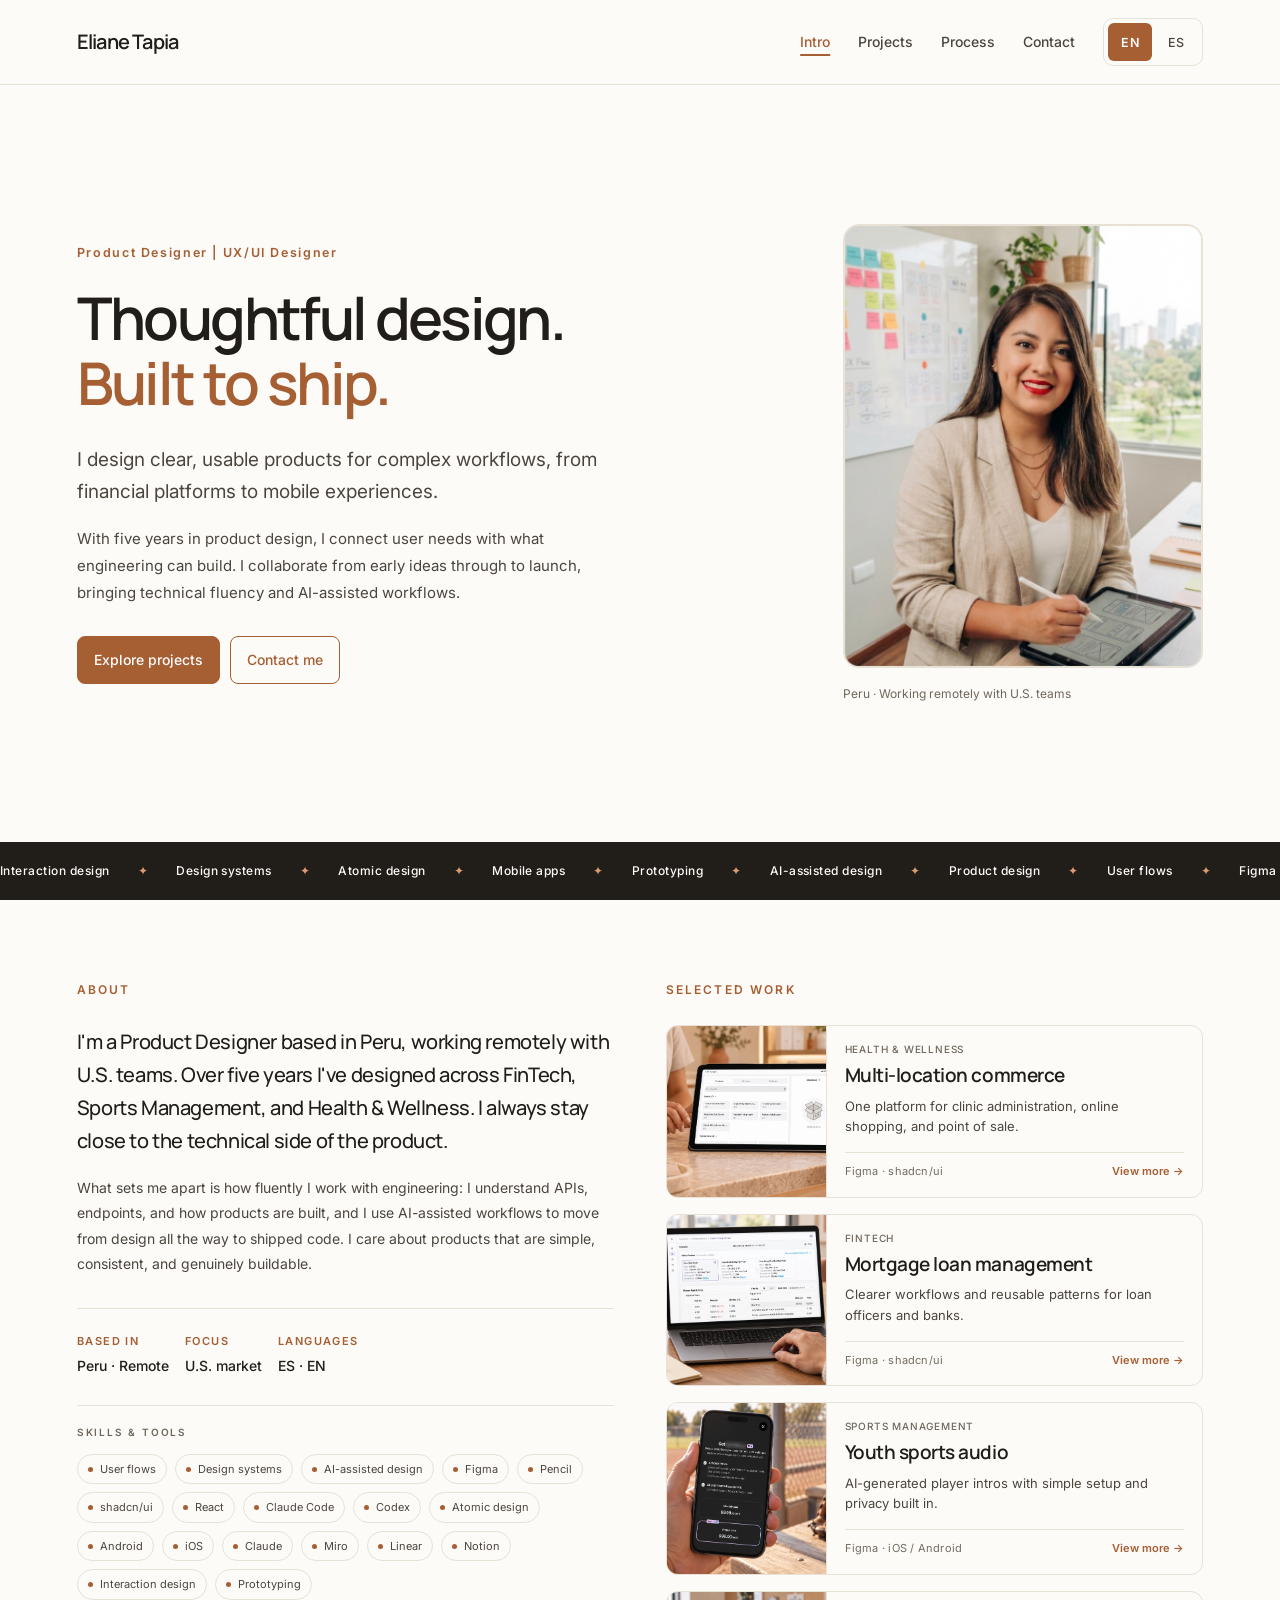
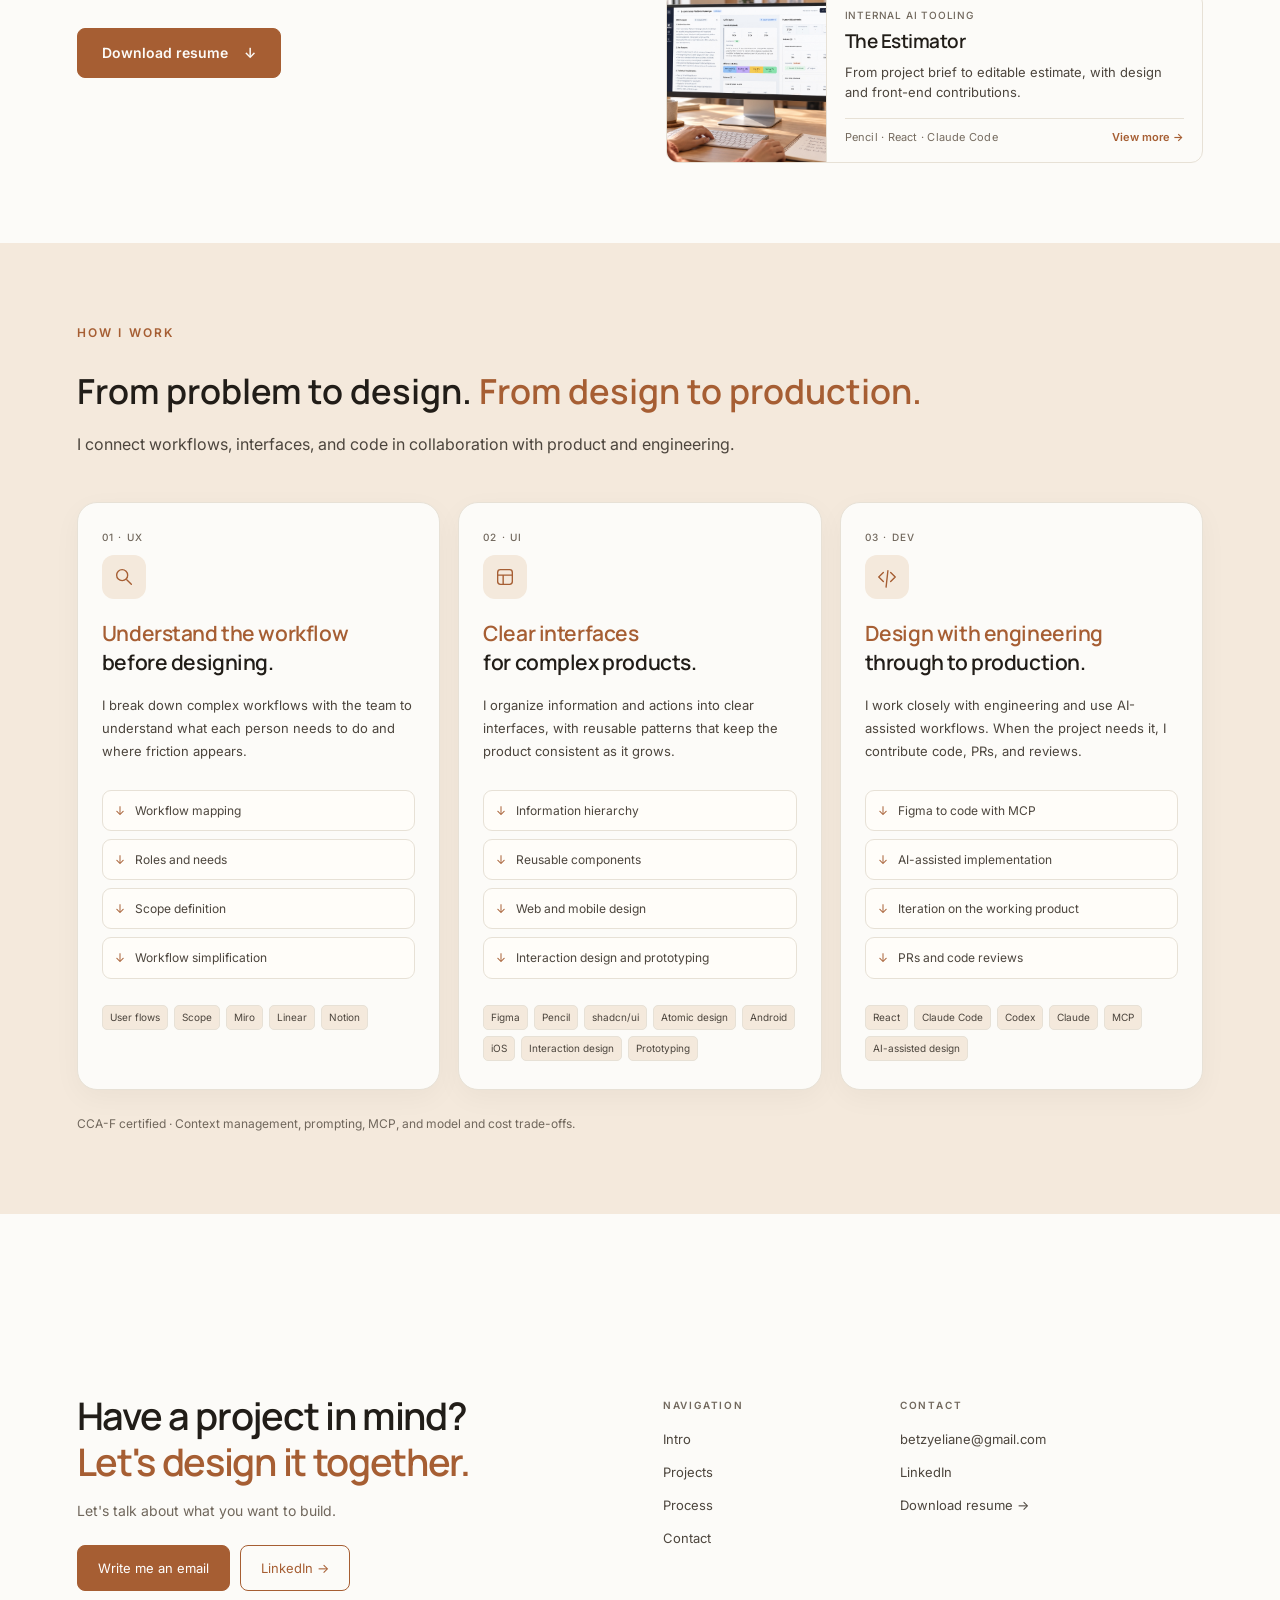
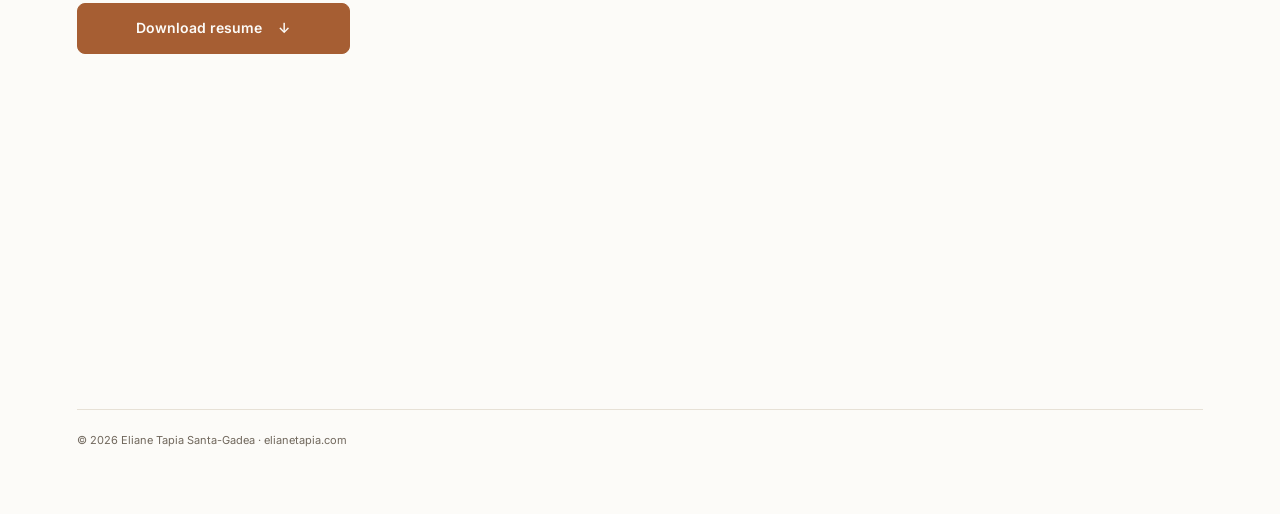
<file: index.html>
<!DOCTYPE html>
<html lang="en" class="home-page">
<head>
  <meta charset="UTF-8">
  <meta name="viewport" content="width=device-width, initial-scale=1.0">
  <title>Eliane Tapia — Product Designer | UX/UI Designer</title>
  <meta name="description" content="I turn complexity into simple, usable products, backed by strong design expertise and the engineering knowledge to ship code myself with AI when needed.">
  <link rel="canonical" href="https://portfolio-eliane-exploration.vercel.app/">
  <link rel="icon" type="image/svg+xml" href="favicon.svg?v=2">
  <link rel="icon" type="image/png" sizes="32x32" href="favicon-32.png?v=2">
  <link rel="apple-touch-icon" sizes="180x180" href="apple-touch-icon.png?v=2">
  <meta name="theme-color" content="#FCFBF8">

  <!-- Open Graph (WhatsApp, LinkedIn, Facebook, iMessage) -->
  <meta property="og:type" content="website">
  <meta property="og:site_name" content="Eliane Tapia">
  <meta property="og:title" content="Eliane Tapia — Product Designer | UX/UI Designer">
  <meta property="og:description" content="I turn complexity into simple, usable products, backed by strong design expertise and the engineering knowledge to ship code myself with AI when needed.">
  <meta property="og:url" content="https://portfolio-eliane-exploration.vercel.app/">
  <meta property="og:image" content="https://portfolio-eliane-exploration.vercel.app/images/social-preview.jpg">
  <meta property="og:image:type" content="image/jpeg">
  <meta property="og:image:width" content="1200">
  <meta property="og:image:height" content="630">
  <meta property="og:image:alt" content="Eliane Tapia's product design portfolio preview, with her portrait and the words Thoughtful design. Built to ship.">
  <meta property="og:locale" content="en_US">

  <!-- Twitter / X -->
  <meta name="twitter:card" content="summary_large_image">
  <meta name="twitter:title" content="Eliane Tapia — Product Designer | UX/UI Designer">
  <meta name="twitter:description" content="I turn complexity into simple, usable products, backed by strong design expertise and the engineering knowledge to ship code myself with AI when needed.">
  <meta name="twitter:image" content="https://portfolio-eliane-exploration.vercel.app/images/social-preview.jpg">

  <link rel="preconnect" href="https://fonts.googleapis.com">
  <link rel="preconnect" href="https://fonts.gstatic.com" crossorigin>
  <link href="https://fonts.googleapis.com/css2?family=Manrope:wght@500;600&family=Inter:wght@400;500;600&display=swap" rel="stylesheet">
  <link rel="stylesheet" href="css/styles.css?v=desktop-contact-31">
  <link rel="stylesheet" href="css/mobile.css?v=1">
</head>
<body class="home">
  <a class="skip-link" href="#main" data-es="Saltar al contenido">Skip to content</a>
  <header class="topbar">
    <a class="wordmark" href="index.html">Eliane Tapia</a>
    <nav class="nav" aria-label="Main navigation" data-es-aria-label="Navegación principal">
      <a href="#intro" data-es="Intro">Intro</a>
      <a class="mobile-only-tab" href="#about" data-es="Sobre mí">About</a>
      <a href="#work" data-es="Proyectos">Projects</a>
      <a href="#approach" data-es="Proceso">Process</a>
      <a href="#contact" data-es="Contacto">Contact</a>
    </nav>
    <div class="header-actions">
      <div class="lang" role="group" aria-label="Language" data-es-aria-label="Idioma">
        <button data-lang="en" class="active" aria-pressed="true">EN</button>
        <button data-lang="es" aria-pressed="false">ES</button>
      </div>
    </div>
  </header>

  <main id="main">
    <!-- Hero -->
    <section class="hero wrap" id="intro">
      <div class="hero-copy">
      <p class="eyebrow" data-es="Diseñadora de producto | Diseñadora UX/UI">Product Designer | UX/UI Designer</p>
      <h1 class="hero-title"><span data-es="Diseño con intención.">Thoughtful design.</span><span class="accent" data-es="Listo para lanzar.">Built to ship.</span></h1>
      <p class="lead" data-es="Diseño productos claros y fáciles de usar para flujos de trabajo complejos, desde plataformas financieras hasta experiencias móviles.">I design clear, usable products for complex workflows, from financial platforms to mobile experiences.</p>
      <p class="hero-context" data-es="Con cinco años en diseño de producto, conecto las necesidades de las personas con lo que ingeniería puede construir. Colaboro desde las primeras ideas hasta el lanzamiento, con fluidez técnica y flujos asistidos por IA.">With five years in product design, I connect user needs with what engineering can build. I collaborate from early ideas through to launch, bringing technical fluency and AI-assisted workflows.</p>
      <p class="hero-links"><a class="primary-link" href="#work" data-es="Explorar proyectos">Explore projects</a><a class="secondary-link" href="#contact" data-es="Contáctame">Contact me</a></p>
      </div>
      <figure class="hero-profile">
        <div class="hero-photo">
          <img loading="eager" decoding="async" src="images/about-photo.png" alt="Eliane Tapia" onerror="this.style.display='none'">
        </div>
        <figcaption data-es="Perú · Colaboración remota con equipos de EE.UU.">Peru · Working remotely with U.S. teams</figcaption>
      </figure>
    </section>

    <section class="skills-marquee" aria-label="Design skills" data-es-aria-label="Capacidades de diseño">
      <div class="marquee-window">
        <div class="marquee-track">
          <ul class="marquee-list"><li data-es="Diseño de interacción">Interaction design</li><li data-es="Sistemas de diseño">Design systems</li><li data-es="Diseño atómico">Atomic design</li><li data-es="Apps móviles">Mobile apps</li><li data-es="Prototipado">Prototyping</li><li data-es="Diseño asistido por IA">AI-assisted design</li><li data-es="Diseño de producto">Product design</li><li data-es="Flujos de usuario">User flows</li><li>Figma</li><li>Codex</li><li>Claude</li></ul>
          <ul class="marquee-list" aria-hidden="true"><li data-es="Diseño de interacción">Interaction design</li><li data-es="Sistemas de diseño">Design systems</li><li data-es="Diseño atómico">Atomic design</li><li data-es="Apps móviles">Mobile apps</li><li data-es="Prototipado">Prototyping</li><li data-es="Diseño asistido por IA">AI-assisted design</li><li data-es="Diseño de producto">Product design</li><li data-es="Flujos de usuario">User flows</li><li>Figma</li><li>Codex</li><li>Claude</li></ul>
        </div>
      </div>
    </section>

    <div class="about-work section wrap">
    <!-- About -->
    <section class="about" id="about">
      <h2 class="label" data-es="SOBRE MÍ">ABOUT</h2>
      <div class="about-row">
        <div class="about-text">
          <div class="about-bio">
          <p class="about-lead" data-es="Soy Product Designer radicada en Perú, trabajando en remoto con equipos de EE.UU. En cinco años he diseñado en FinTech, Sports Management y Health & Wellness. Siempre trabajo cerca del lado técnico del producto.">I'm a Product Designer based in Peru, working remotely with U.S. teams. Over five years I've designed across FinTech, Sports Management, and Health &amp; Wellness. I always stay close to the technical side of the product.</p>
          <p class="about-body" data-es="Lo que me distingue es la fluidez con que trabajo junto a ingeniería: entiendo APIs, endpoints y cómo se construyen los productos, y uso flujos asistidos por IA para ir del diseño hasta el código en producción. Me importan los productos simples, consistentes y realmente construibles.">What sets me apart is how fluently I work with engineering: I understand APIs, endpoints, and how products are built, and I use AI-assisted workflows to move from design all the way to shipped code. I care about products that are simple, consistent, and genuinely buildable.</p>

          </div>
          <div class="about-profile-details">
          <div class="facts">
            <div><p class="fact-k" data-es="UBICACIÓN">BASED IN</p><p class="fact-v" data-es="Perú · Remoto">Peru · Remote</p></div>
            <div><p class="fact-k" data-es="ENFOQUE">FOCUS</p><p class="fact-v" data-es="Mercado EE.UU.">U.S. market</p></div>
            <div><p class="fact-k" data-es="IDIOMAS">LANGUAGES</p><p class="fact-v">ES · EN</p></div>
          </div>
    <section class="about-skills" aria-labelledby="skills-title">
      <div class="skills-inner">
        <h3 class="label" id="skills-title" data-es="SKILLS Y HERRAMIENTAS">SKILLS &amp; TOOLS</h3>
        <ul class="skill-list">
          <li data-es="Flujos de usuario">User flows</li>
          <li data-es="Sistemas de diseño">Design systems</li>
          <li data-es="Diseño asistido por IA">AI-assisted design</li>
          <li>Figma</li>
          <li>Pencil</li>
          <li>shadcn/ui</li>
          <li>React</li>
          <li>Claude Code</li>
          <li>Codex</li>
          <li data-es="Diseño atómico">Atomic design</li>
          <li>Android</li>
          <li>iOS</li>
          <li>Claude</li>
          <li>Miro</li>
          <li>Linear</li>
          <li>Notion</li>
          <li data-es="Diseño de interacción">Interaction design</li>
          <li data-es="Prototipado">Prototyping</li>
        </ul>
      </div>
    </section>
          </div>

        </div>
      </div>
      <a class="about-resume" href="resumes/Eliane_Tapia_CV_EN.pdf" download data-cv-en="resumes/Eliane_Tapia_CV_EN.pdf" data-cv-es="resumes/Eliane_Tapia_CV_ES.pdf"><span data-es="Descargar CV">Download resume</span><span aria-hidden="true">↓</span></a>
    </section>

    <!-- Selected work -->
    <section class="work" id="work">
      <h2 class="label" data-es="TRABAJO SELECCIONADO">SELECTED WORK</h2>
      <div class="cards">
        <a class="card" href="multi-location-commerce.html">
          <div class="card-media"><img loading="lazy" decoding="async" src="images/mockups/mlc-context.jpg" width="1536" height="1024" alt="" onerror="this.style.display='none'"></div>
          <div class="card-copy">
          <span class="card-meta">Health &amp; wellness</span>
          <h3 data-es="Comercio multisede">Multi-location commerce</h3>
          <p class="card-desc" data-es="Una plataforma para administrar clínicas, compras online y puntos de venta.">One platform for clinic administration, online shopping, and point of sale.</p>
          <div class="card-footer">
            <p class="card-stack">Figma · shadcn/ui</p>
            <span class="card-link" data-es="Ver más →">View more →</span>
          </div>
          </div>
        </a>
        <a class="card" href="mortgage-loan.html">
          <div class="card-media"><img loading="lazy" decoding="async" src="images/mockups/mortgage-context.jpg" width="1536" height="1024" alt="" onerror="this.style.display='none'"></div>
          <div class="card-copy">
          <span class="card-meta">Fintech</span>
          <h3 data-es="Gestión de préstamos hipotecarios">Mortgage loan management</h3>
          <p class="card-desc" data-es="Flujos más claros y patrones reutilizables para oficiales de crédito y bancos.">Clearer workflows and reusable patterns for loan officers and banks.</p>
          <div class="card-footer">
            <p class="card-stack">Figma · shadcn/ui</p>
            <span class="card-link" data-es="Ver más →">View more →</span>
          </div>
          </div>
        </a>
        <a class="card" href="youth-sports.html">
          <div class="card-media"><img loading="lazy" decoding="async" src="images/mockups/youth-context.jpg" width="1536" height="1024" alt="" onerror="this.style.display='none'"></div>
          <div class="card-copy">
          <span class="card-meta">Sports management</span>
          <h3 data-es="Audio para deportes juveniles">Youth sports audio</h3>
          <p class="card-desc" data-es="Presentaciones de jugadores generadas por IA, con configuración sencilla y privacidad integrada.">AI-generated player intros with simple setup and privacy built in.</p>
          <div class="card-footer">
            <p class="card-stack">Figma · iOS / Android</p>
            <span class="card-link" data-es="Ver más →">View more →</span>
          </div>
          </div>
        </a>
        <a class="card" href="estimator.html">
          <div class="card-media"><img loading="lazy" decoding="async" src="images/mockups/estimator-context.jpg" width="1536" height="1024" alt="" onerror="this.style.display='none'"></div>
          <div class="card-copy">
          <span class="card-meta">Internal AI tooling</span>
          <h3 data-es="The Estimator">The Estimator</h3>
          <p class="card-desc" data-es="Del brief a una estimación editable, con aportes de diseño y front-end.">From project brief to editable estimate, with design and front-end contributions.</p>
          <div class="card-footer">
            <p class="card-stack">Pencil · React · Claude Code</p>
            <span class="card-link" data-es="Ver más →">View more →</span>
          </div>
          </div>
        </a>
      </div>
    </section>

    </div>

    <!-- How I work -->
    <section class="band approach" id="approach" aria-labelledby="approach-title">
      <div class="section wrap">
        <p class="label" data-es="CÓMO TRABAJO">HOW I WORK</p>
        <h2 id="approach-title"><span data-es="Del problema al diseño.">From problem to design.</span> <span class="accent" data-es="Del diseño a producción.">From design to production.</span></h2>
        <p class="approach-intro" data-es="Conecto flujos de trabajo, interfaces y código en colaboración con producto e ingeniería.">I connect workflows, interfaces, and code in collaboration with product and engineering.</p>
        <div class="points">
          <article class="point" tabindex="0">
            <span class="approach-number">01 · UX</span>
            <span class="approach-icon" aria-hidden="true"><svg viewBox="0 0 24 24" width="22" height="22" fill="none" stroke="currentColor" stroke-width="1.5" stroke-linecap="round" stroke-linejoin="round"><circle cx="10" cy="10" r="6"/><path d="m15 15 5 5"/></svg></span>
            <h3><span class="accent" data-es="Entender el flujo">Understand the workflow</span><span data-es="antes de diseñar.">before designing.</span></h3>
            <p data-es="Descompongo flujos complejos junto al equipo para entender qué necesita hacer cada persona y dónde aparece la fricción.">I break down complex workflows with the team to understand what each person needs to do and where friction appears.</p>
            <ul class="approach-details">
              <li data-es="Mapeo de flujos">Workflow mapping</li>
              <li data-es="Roles y necesidades">Roles and needs</li>
              <li data-es="Definición del alcance">Scope definition</li>
              <li data-es="Simplificación de flujos">Workflow simplification</li>
            </ul>
            <ul class="approach-tags"><li data-es="Flujos de usuario">User flows</li><li data-es="Alcance">Scope</li><li>Miro</li><li>Linear</li><li>Notion</li></ul>
          </article>
          <article class="point" tabindex="0">
            <span class="approach-number">02 · UI</span>
            <span class="approach-icon" aria-hidden="true"><svg viewBox="0 0 24 24" width="22" height="22" fill="none" stroke="currentColor" stroke-width="1.5" stroke-linecap="round" stroke-linejoin="round"><rect x="4" y="4" width="16" height="16" rx="3"/><path d="M4 10h16M10 10v10"/></svg></span>
            <h3><span class="accent" data-es="Interfaces claras">Clear interfaces</span><span data-es="para productos complejos.">for complex products.</span></h3>
            <p data-es="Organizo información y acciones en interfaces claras, con patrones reutilizables que mantienen la consistencia a medida que el producto crece.">I organize information and actions into clear interfaces, with reusable patterns that keep the product consistent as it grows.</p>
            <ul class="approach-details">
              <li data-es="Jerarquía de información">Information hierarchy</li>
              <li data-es="Componentes reutilizables">Reusable components</li>
              <li data-es="Diseño web y móvil">Web and mobile design</li>
              <li data-es="Diseño de interacción y prototipado">Interaction design and prototyping</li>
            </ul>
            <ul class="approach-tags"><li>Figma</li><li>Pencil</li><li>shadcn/ui</li><li data-es="Diseño atómico">Atomic design</li><li>Android</li><li>iOS</li><li data-es="Diseño de interacción">Interaction design</li><li data-es="Prototipado">Prototyping</li></ul>
          </article>
          <article class="point" tabindex="0">
            <span class="approach-number">03 · DEV</span>
            <span class="approach-icon" aria-hidden="true"><svg viewBox="0 0 24 24" width="22" height="22" fill="none" stroke="currentColor" stroke-width="1.5" stroke-linecap="round" stroke-linejoin="round"><path d="m8 7-5 5 5 5m8-10 5 5-5 5m-3-12-2 18"/></svg></span>
            <h3><span class="accent" data-es="Diseñar con ingeniería">Design with engineering</span><span data-es="hasta producción.">through to production.</span></h3>
            <p data-es="Trabajo de cerca con ingeniería y uso flujos asistidos por IA. Cuando el proyecto lo necesita, contribuyo código, PRs y revisiones.">I work closely with engineering and use AI-assisted workflows. When the project needs it, I contribute code, PRs, and reviews.</p>
            <ul class="approach-details">
              <li data-es="De Figma al código con MCP">Figma to code with MCP</li>
              <li data-es="Implementación asistida por IA">AI-assisted implementation</li>
              <li data-es="Iteración sobre el producto real">Iteration on the working product</li>
              <li data-es="PRs y revisiones de código">PRs and code reviews</li>
            </ul>
            <ul class="approach-tags"><li>React</li><li>Claude Code</li><li>Codex</li><li>Claude</li><li>MCP</li><li data-es="Diseño asistido por IA">AI-assisted design</li></ul>
          </article>
        </div>
        <p class="approach-note" data-es="Certificación CCA-F · Manejo de contexto, prompting, MCP y decisiones de modelo y costo.">CCA-F certified · Context management, prompting, MCP, and model and cost trade-offs.</p>
      </div>
    </section>

  </main>

  <footer class="contact-footer wrap" id="contact" aria-labelledby="footer-title">
    <div class="footer-grid">
      <div class="footer-invitation">
        <h2 id="footer-title"><span data-es="¿Tienes un proyecto en mente?">Have a project in mind?</span> <span class="accent" data-es="Diseñémoslo juntos.">Let's design it together.</span></h2>
        <p data-es="Conversemos sobre lo que quieres construir.">Let's talk about what you want to build.</p>
        <div class="footer-action-group">
        <div class="footer-actions">
          <a class="primary-link" href="mailto:betzyeliane@gmail.com" data-es="Escríbeme">Write me an email</a>
          <a class="secondary-link" href="https://www.linkedin.com/in/elianetapia" target="_blank" rel="noopener">LinkedIn →</a>
        </div>
        <a class="about-resume footer-resume-button" href="resumes/Eliane_Tapia_CV_EN.pdf" download data-cv-en="resumes/Eliane_Tapia_CV_EN.pdf" data-cv-es="resumes/Eliane_Tapia_CV_ES.pdf"><span data-es="Descargar CV">Download resume</span><span aria-hidden="true">↓</span></a>
        </div>
      </div>
      <nav class="footer-column" aria-label="Footer navigation" data-es-aria-label="Navegación del pie de página">
        <h3 class="label" data-es="NAVEGACIÓN">NAVIGATION</h3>
        <a href="#intro" data-es="Intro">Intro</a>
        <a class="mobile-only-tab" href="#about" data-es="Sobre mí">About</a>
        <a href="#work" data-es="Proyectos">Projects</a>
        <a href="#approach" data-es="Proceso">Process</a>
        <a href="#contact" data-es="Contacto">Contact</a>
      </nav>
      <div class="footer-column">
        <h3 class="label" data-es="CONTACTO">CONTACT</h3>
        <a href="mailto:betzyeliane@gmail.com">betzyeliane@gmail.com</a>
        <a href="https://www.linkedin.com/in/elianetapia" target="_blank" rel="noopener">LinkedIn</a>
        <a class="footer-resume" href="resumes/Eliane_Tapia_CV_EN.pdf" download data-cv-en="resumes/Eliane_Tapia_CV_EN.pdf" data-cv-es="resumes/Eliane_Tapia_CV_ES.pdf" data-es="Descargar CV →">Download resume →</a>
      </div>
    </div>
    <div class="footer-bottom">© <span id="yr"></span> Eliane Tapia Santa-Gadea · elianetapia.com</div>
  </footer>
  <script>document.getElementById("yr").textContent = new Date().getFullYear();</script>
  <script src="js/main.js?v=portfolio-resume-24"></script>
  <script src="js/mobile.js?v=1"></script>
</body>
</html>
</file>
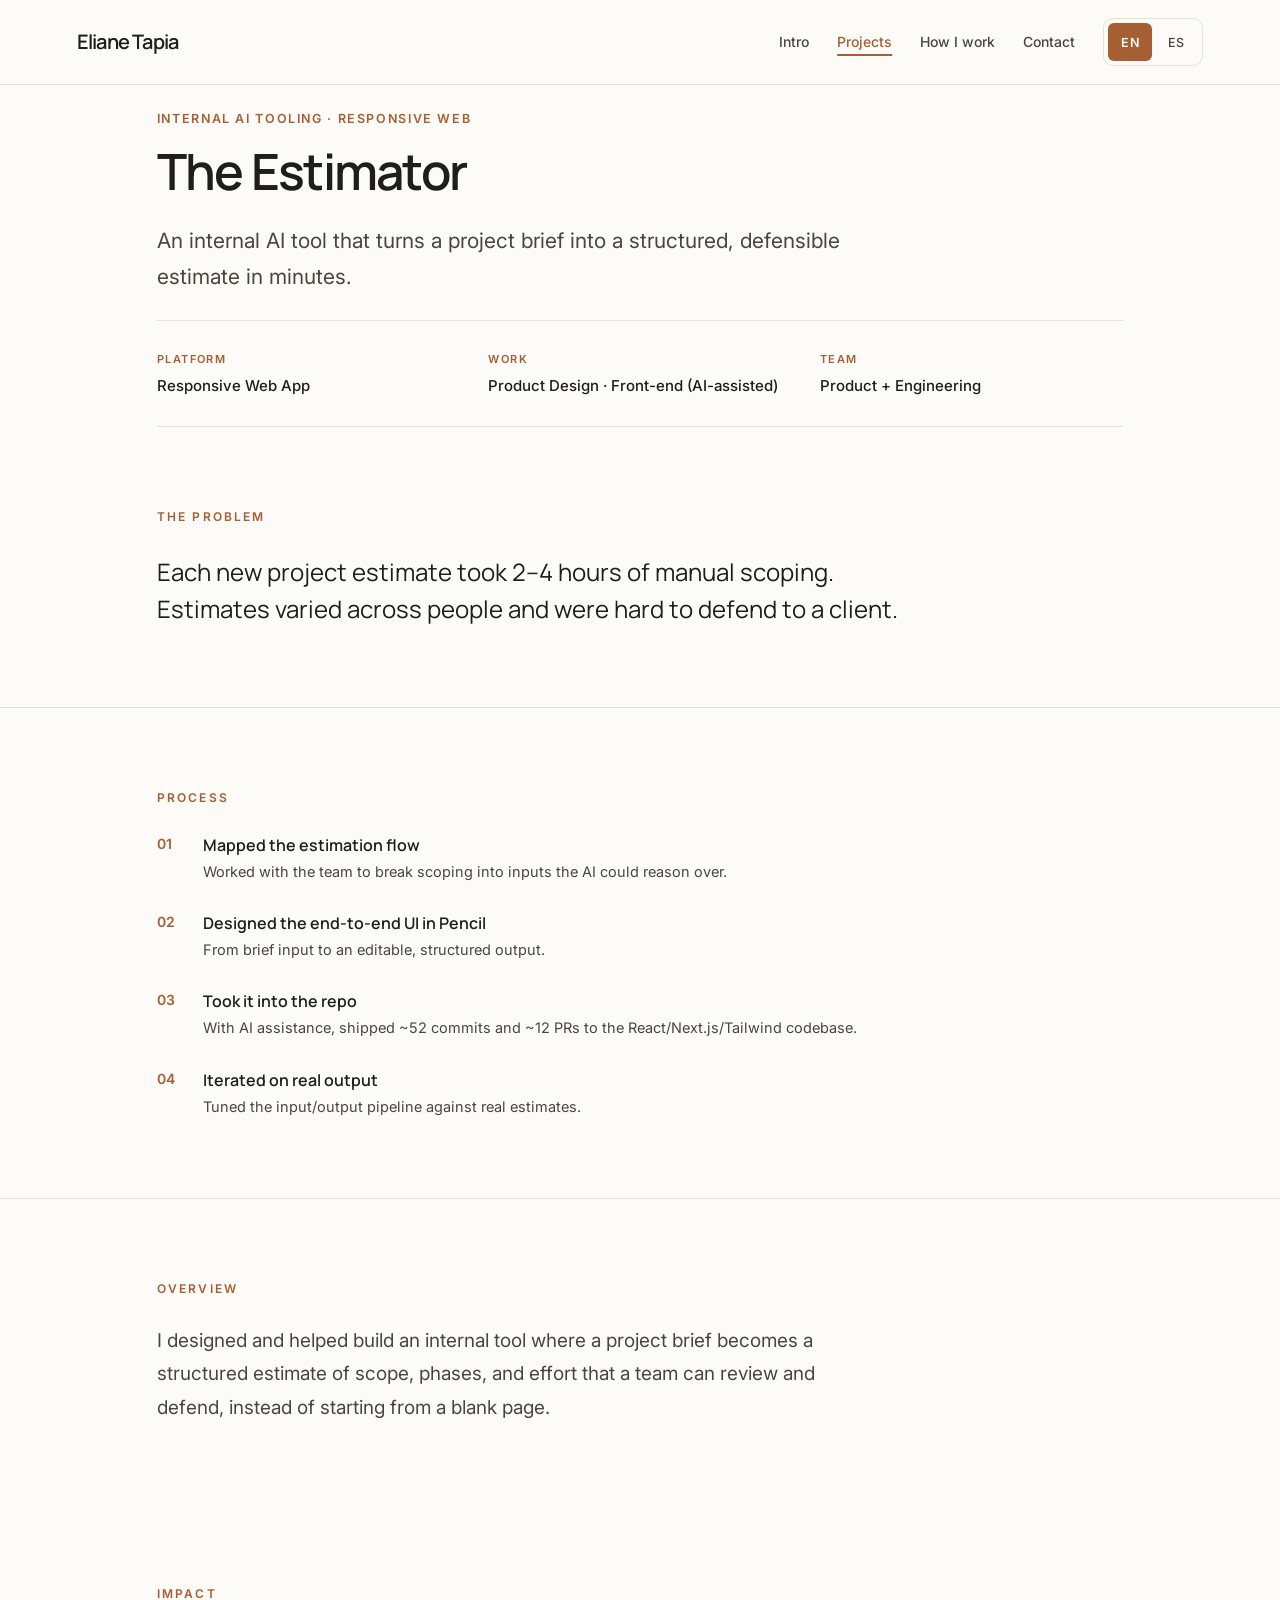
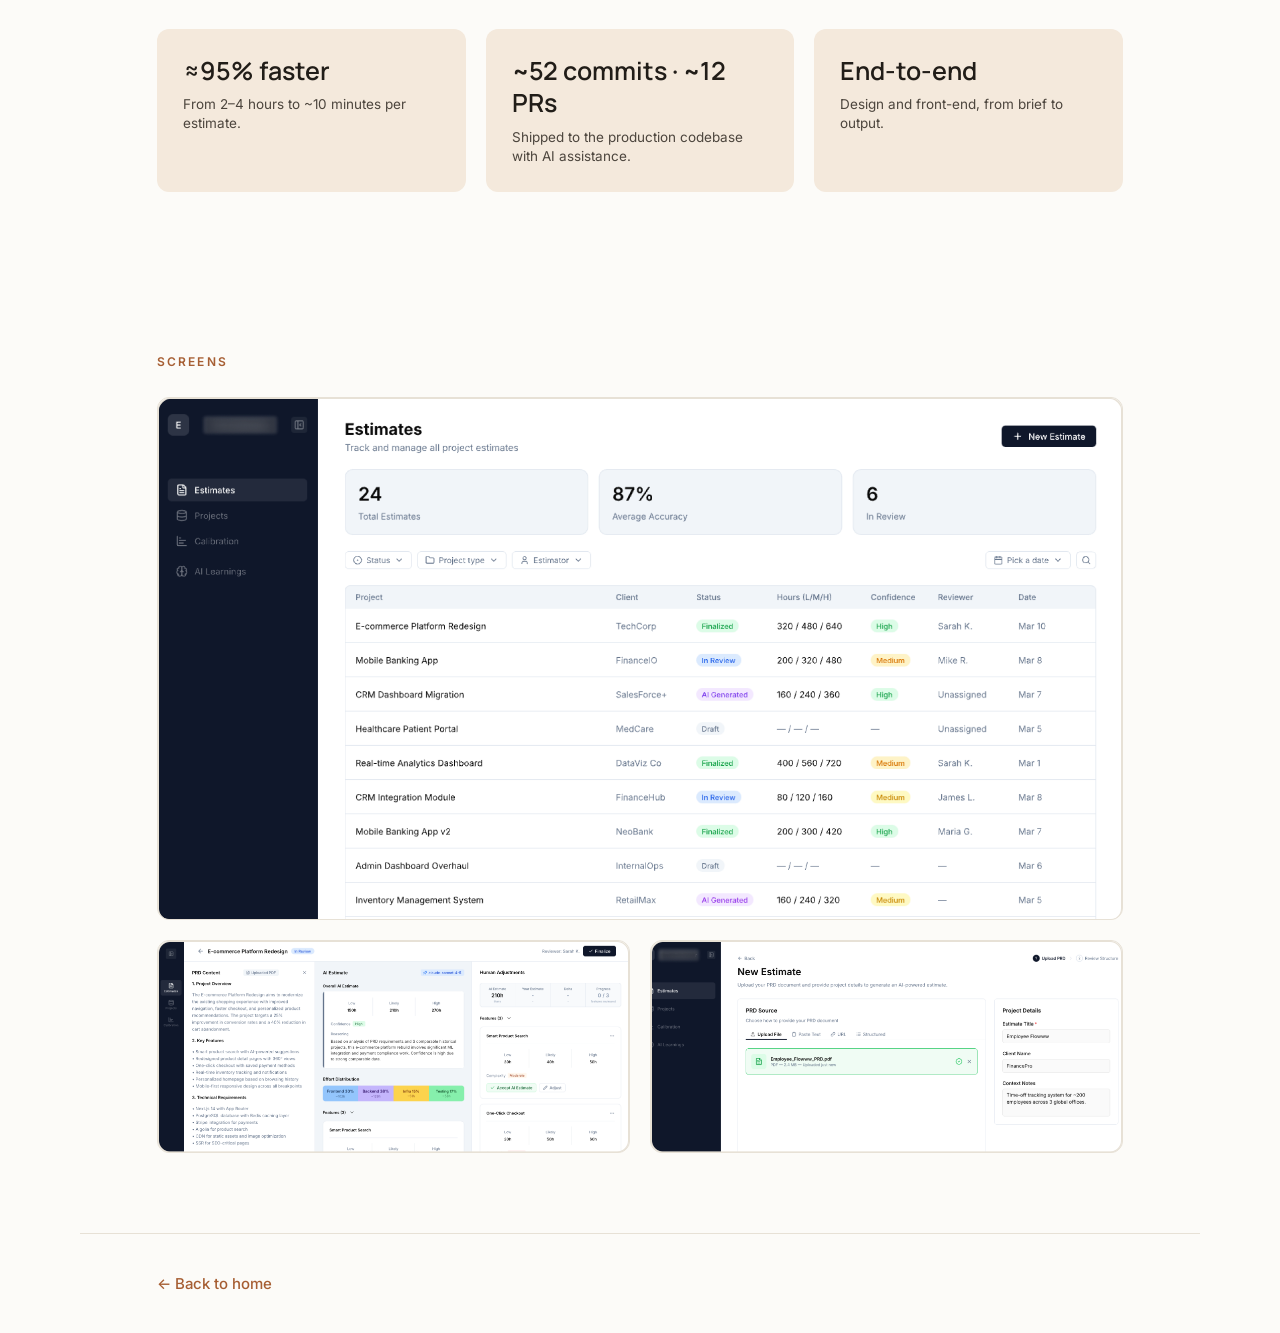
<file: estimator.html>
<!DOCTYPE html>
<html lang="en">
<head>
  <meta charset="UTF-8">
  <meta name="viewport" content="width=device-width, initial-scale=1.0">
  <title>The Estimator | Eliane Tapia</title>
  <meta name="description" content="An internal AI tool that turns a project brief into a structured, defensible estimate in minutes.">
  <link rel="icon" type="image/svg+xml" href="favicon.svg?v=2">
  <link rel="icon" type="image/png" sizes="32x32" href="favicon-32.png?v=2">
  <link rel="apple-touch-icon" sizes="180x180" href="apple-touch-icon.png?v=2">
  <link rel="preconnect" href="https://fonts.googleapis.com">
  <link rel="preconnect" href="https://fonts.gstatic.com" crossorigin>
  <link href="https://fonts.googleapis.com/css2?family=Manrope:wght@500;600&family=Inter:wght@400;500;600&display=swap" rel="stylesheet">
  <link rel="stylesheet" href="css/styles.css?v=desktop-contact-29">
  <link rel="stylesheet" href="css/detail.css?v=1">
</head>
<body>
  <a class="skip-link" href="#main" data-es="Saltar al contenido">Skip to content</a>
  <header class="topbar">
    <a class="wordmark" href="index.html">Eliane Tapia</a>
    <nav class="nav" aria-label="Main navigation" data-es-aria-label="Navegación principal">
      <a href="index.html#intro" data-es="Introducción">Intro</a>
      <a href="index.html#work" data-es="Proyectos">Projects</a>
      <a href="index.html#approach" data-es="Cómo trabajo">How I work</a>
      <a href="index.html#contact" data-es="Contacto">Contact</a>
    </nav>
    <div class="header-actions">
      <div class="lang" role="group" aria-label="Language" data-es-aria-label="Idioma">
        <button data-lang="en" class="active" aria-pressed="true">EN</button>
        <button data-lang="es" aria-pressed="false">ES</button>
      </div>
    </div>
  </header>

  <main id="main">
    <section class="detail-hero wrap">
      <p class="eyebrow">INTERNAL AI TOOLING · RESPONSIVE WEB</p>
      <h1 class="detail-title">The Estimator</h1>
      <p class="detail-sub" data-es="Una herramienta interna de IA que convierte un brief de proyecto en una estimación estructurada y defendible en minutos.">An internal AI tool that turns a project brief into a structured, defensible estimate in minutes.</p>
    </section>

    <section class="wrap">
      <div class="meta">
        <div><p class="k" data-es="PLATAFORMA">PLATFORM</p><p class="v" data-es="App web responsive">Responsive Web App</p></div>
        <div><p class="k" data-es="ROL">WORK</p><p class="v" data-es="Product Design · Front-end (con IA)">Product Design · Front-end (AI-assisted)</p></div>
        <div><p class="k" data-es="EQUIPO">TEAM</p><p class="v" data-es="Producto + Ingeniería">Product + Engineering</p></div>
      </div>
    </section>

    <section class="section wrap">
      <p class="label" data-es="EL PROBLEMA">THE PROBLEM</p>
      <p class="problem-text" data-es="Estimar un proyecto nuevo tomaba 2–4 horas de scoping manual por estimación, era inconsistente entre personas y difícil de defender ante el cliente.">Each new project estimate took 2–4 hours of manual scoping. Estimates varied across people and were hard to defend to a client.</p>
    </section>

    <hr class="rule">

    <section class="section wrap">
      <p class="label" data-es="PROCESO">PROCESS</p>
      <div class="steps">
        <div class="step"><span class="num">01</span><div><h4 data-es="Mapeé el flujo de estimación">Mapped the estimation flow</h4><p data-es="Con el equipo, descompuse el scoping en inputs sobre los que la IA pudiera razonar.">Worked with the team to break scoping into inputs the AI could reason over.</p></div></div>
        <div class="step"><span class="num">02</span><div><h4 data-es="Diseñé la UI end-to-end en Pencil">Designed the end-to-end UI in Pencil</h4><p data-es="Desde el input del brief hasta un output estructurado y editable.">From brief input to an editable, structured output.</p></div></div>
        <div class="step"><span class="num">03</span><div><h4 data-es="Lo llevé al repositorio">Took it into the repo</h4><p data-es="Con asistencia de IA, entregué ~52 commits y ~12 PRs al código React/Next.js/Tailwind.">With AI assistance, shipped ~52 commits and ~12 PRs to the React/Next.js/Tailwind codebase.</p></div></div>
        <div class="step"><span class="num">04</span><div><h4 data-es="Iteré sobre output real">Iterated on real output</h4><p data-es="Ajusté el pipeline de input/output contra estimaciones reales.">Tuned the input/output pipeline against real estimates.</p></div></div>
      </div>
    </section>

    <hr class="rule">

    <section class="section wrap">
      <p class="label" data-es="RESUMEN">OVERVIEW</p>
      <p class="overview-text" data-es="Diseñé y ayudé a construir una herramienta interna donde un brief de proyecto se convierte en una estimación estructurada de alcance, fases y esfuerzo que el equipo puede revisar y defender, en lugar de partir de una página en blanco.">I designed and helped build an internal tool where a project brief becomes a structured estimate of scope, phases, and effort that a team can review and defend, instead of starting from a blank page.</p>
    </section>

    <section class="section wrap">
      <p class="label" data-es="IMPACTO">IMPACT</p>
      <div class="impact-cards">
        <div class="impact-card"><p class="big" data-es="≈95% más rápido">≈95% faster</p><p class="small" data-es="De 2–4 horas a ~10 minutos por estimación.">From 2–4 hours to ~10 minutes per estimate.</p></div>
        <div class="impact-card"><p class="big">~52 commits · ~12 PRs</p><p class="small" data-es="Entregados al código de producción con asistencia de IA.">Shipped to the production codebase with AI assistance.</p></div>
        <div class="impact-card"><p class="big" data-es="End-to-end">End-to-end</p><p class="small" data-es="Diseño y front-end, del brief al output.">Design and front-end, from brief to output.</p></div>
      </div>
    </section>

    <section class="section wrap">
      <p class="label" data-es="PANTALLAS">SCREENS</p>
      <div class="gallery-lead"><img loading="lazy" decoding="async" src="images/estimator-lead.png" alt="The Estimator: estimates dashboard" onerror="this.parentElement.style.display='none'"></div>
      <div class="gallery-grid">
        <div class="shot"><img loading="lazy" decoding="async" src="images/estimator-1.png" alt="" onerror="this.parentElement.style.display='none'"></div>
        <div class="shot"><img loading="lazy" decoding="async" src="images/estimator-2.png" alt="" onerror="this.parentElement.style.display='none'"></div>
      </div>
    </section>
  </main>

  <footer class="detail-footer wrap">
    <a href="index.html" data-es="← Volver al inicio">← Back to home</a>
  </footer>

  <script src="js/main.js?v=portfolio-resume-23"></script>
</body>
</html>
</file>
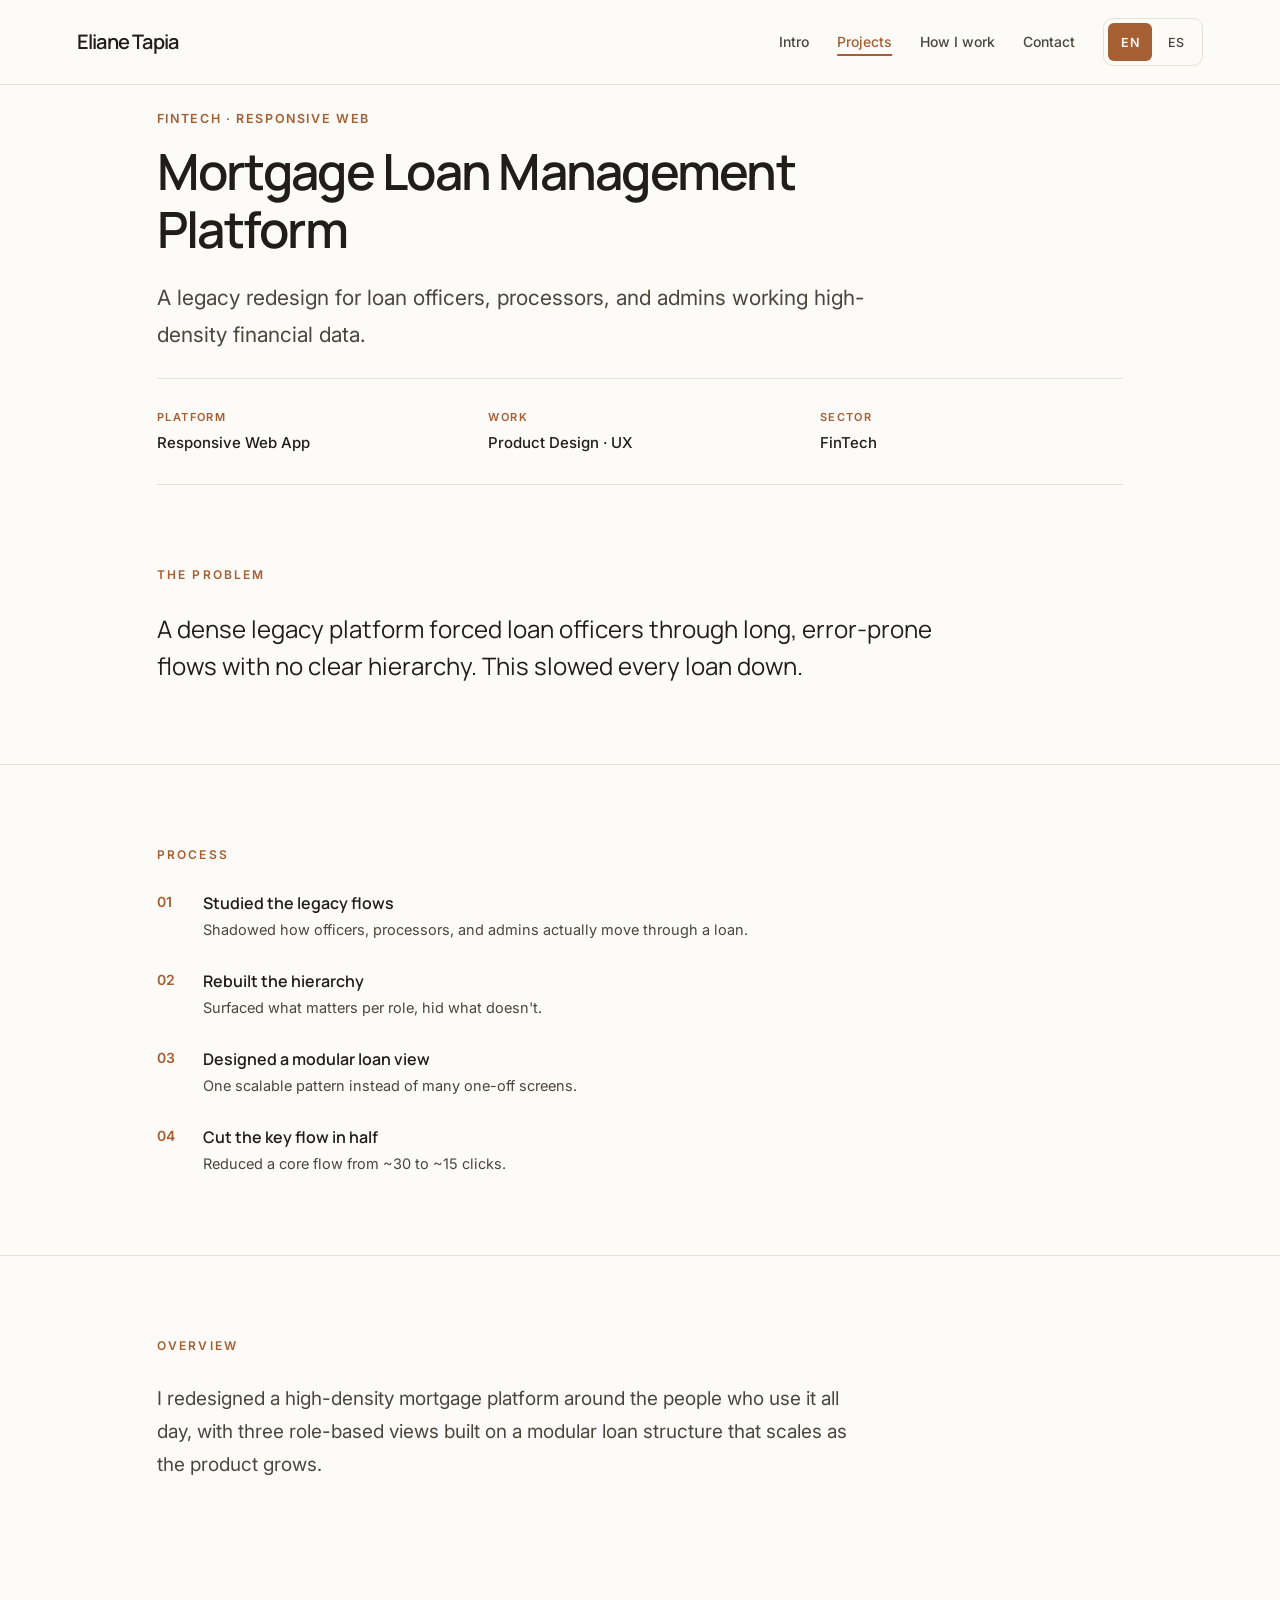
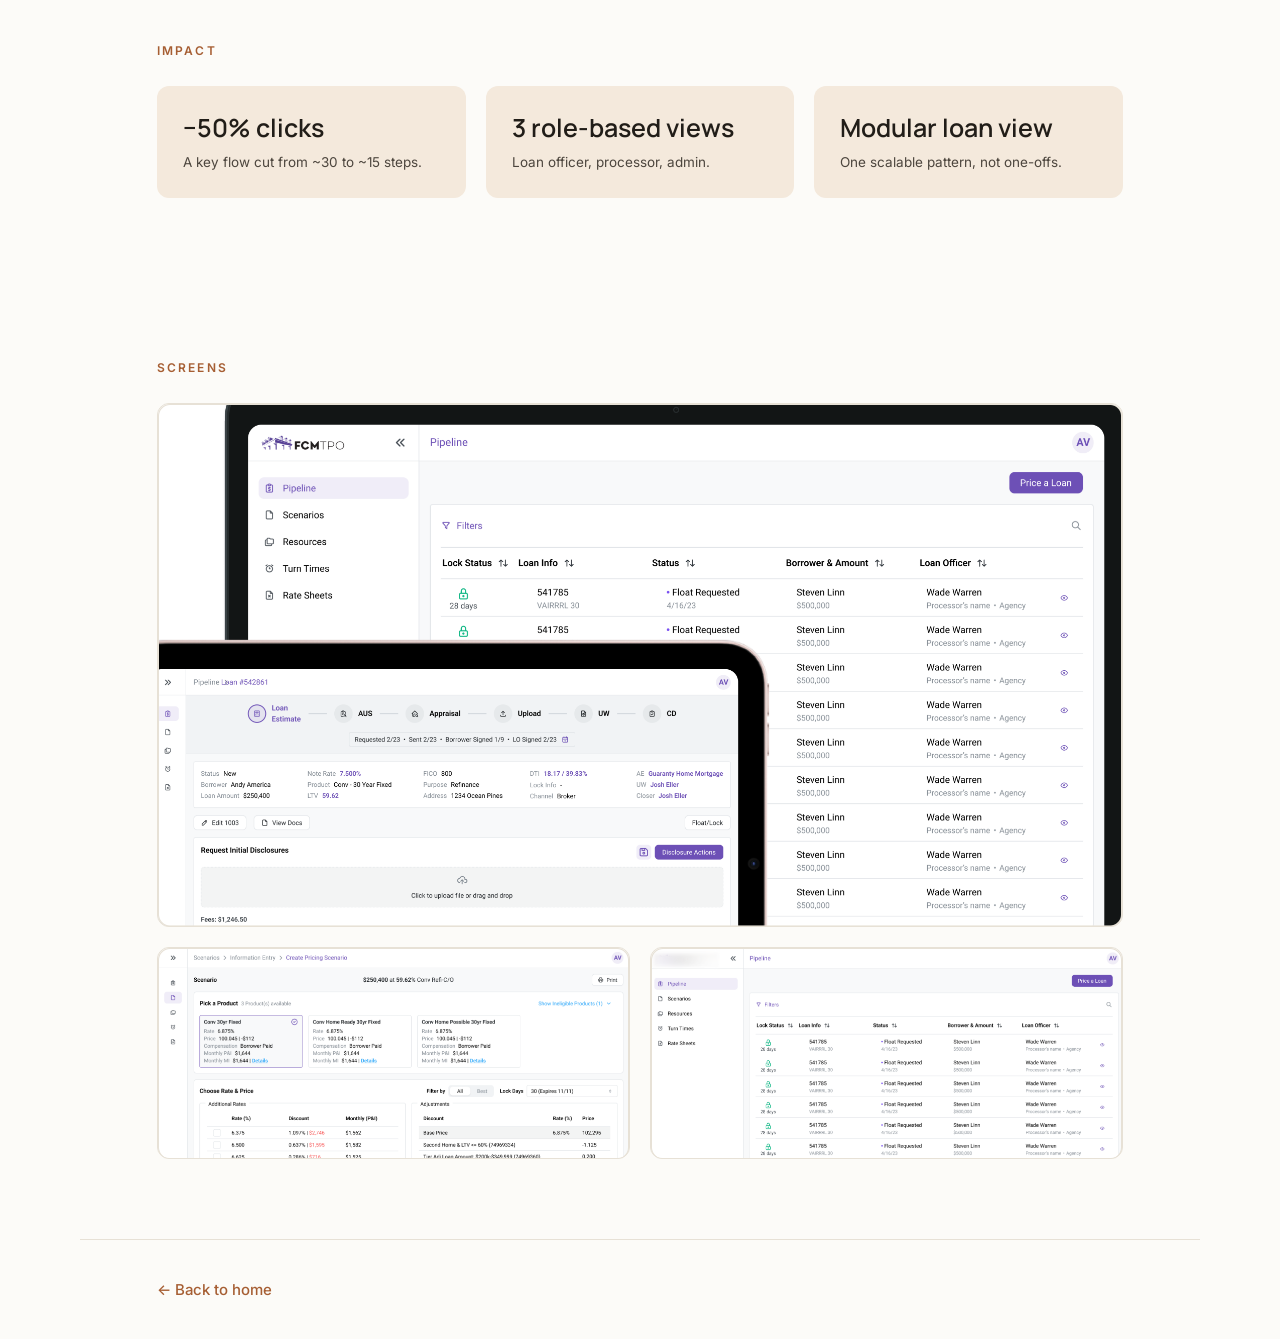
<file: mortgage-loan.html>
<!DOCTYPE html>
<html lang="en">
<head>
  <meta charset="UTF-8">
  <meta name="viewport" content="width=device-width, initial-scale=1.0">
  <title>Mortgage Loan Management Platform | Eliane Tapia</title>
  <meta name="description" content="A legacy redesign for loan officers, processors, and admins working high-density financial data.">
  <link rel="icon" type="image/svg+xml" href="favicon.svg?v=2">
  <link rel="icon" type="image/png" sizes="32x32" href="favicon-32.png?v=2">
  <link rel="apple-touch-icon" sizes="180x180" href="apple-touch-icon.png?v=2">
  <link rel="preconnect" href="https://fonts.googleapis.com">
  <link rel="preconnect" href="https://fonts.gstatic.com" crossorigin>
  <link href="https://fonts.googleapis.com/css2?family=Manrope:wght@500;600&family=Inter:wght@400;500;600&display=swap" rel="stylesheet">
  <link rel="stylesheet" href="css/styles.css?v=desktop-contact-29">
  <link rel="stylesheet" href="css/detail.css?v=1">
</head>
<body>
  <a class="skip-link" href="#main" data-es="Saltar al contenido">Skip to content</a>
  <header class="topbar">
    <a class="wordmark" href="index.html">Eliane Tapia</a>
    <nav class="nav" aria-label="Main navigation" data-es-aria-label="Navegación principal">
      <a href="index.html#intro" data-es="Introducción">Intro</a>
      <a href="index.html#work" data-es="Proyectos">Projects</a>
      <a href="index.html#approach" data-es="Cómo trabajo">How I work</a>
      <a href="index.html#contact" data-es="Contacto">Contact</a>
    </nav>
    <div class="header-actions">
      <div class="lang" role="group" aria-label="Language" data-es-aria-label="Idioma">
        <button data-lang="en" class="active" aria-pressed="true">EN</button>
        <button data-lang="es" aria-pressed="false">ES</button>
      </div>
    </div>
  </header>

  <main id="main">
    <section class="detail-hero wrap">
      <p class="eyebrow">FINTECH · RESPONSIVE WEB</p>
      <h1 class="detail-title">Mortgage Loan Management Platform</h1>
      <p class="detail-sub" data-es="Un rediseño legacy para loan officers, procesadores y administradores que trabajan con datos financieros de alta densidad.">A legacy redesign for loan officers, processors, and admins working high-density financial data.</p>
    </section>

    <section class="wrap">
      <div class="meta">
        <div><p class="k" data-es="PLATAFORMA">PLATFORM</p><p class="v" data-es="App web responsive">Responsive Web App</p></div>
        <div><p class="k" data-es="ROL">WORK</p><p class="v" data-es="Product Design · UX">Product Design · UX</p></div>
        <div><p class="k" data-es="SECTOR">SECTOR</p><p class="v">FinTech</p></div>
      </div>
    </section>

    <section class="section wrap">
      <p class="label" data-es="EL PROBLEMA">THE PROBLEM</p>
      <p class="problem-text" data-es="Una plataforma legacy densa obligaba a los loan officers a recorrer flujos largos y propensos a error, sin jerarquía clara. Esto frenaba cada préstamo.">A dense legacy platform forced loan officers through long, error-prone flows with no clear hierarchy. This slowed every loan down.</p>
    </section>

    <hr class="rule">

    <section class="section wrap">
      <p class="label" data-es="PROCESO">PROCESS</p>
      <div class="steps">
        <div class="step"><span class="num">01</span><div><h4 data-es="Estudié los flujos legacy">Studied the legacy flows</h4><p data-es="Observé cómo officers, procesadores y admins recorren realmente un préstamo.">Shadowed how officers, processors, and admins actually move through a loan.</p></div></div>
        <div class="step"><span class="num">02</span><div><h4 data-es="Reconstruí la jerarquía">Rebuilt the hierarchy</h4><p data-es="Hice visible lo que importa por rol y oculté lo que no.">Surfaced what matters per role, hid what doesn't.</p></div></div>
        <div class="step"><span class="num">03</span><div><h4 data-es="Diseñé una vista de préstamo modular">Designed a modular loan view</h4><p data-es="Un patrón escalable en lugar de muchas pantallas únicas.">One scalable pattern instead of many one-off screens.</p></div></div>
        <div class="step"><span class="num">04</span><div><h4 data-es="Reduje el flujo clave a la mitad">Cut the key flow in half</h4><p data-es="Bajé un flujo central de ~30 a ~15 clics.">Reduced a core flow from ~30 to ~15 clicks.</p></div></div>
      </div>
    </section>

    <hr class="rule">

    <section class="section wrap">
      <p class="label" data-es="RESUMEN">OVERVIEW</p>
      <p class="overview-text" data-es="Rediseñé una plataforma hipotecaria de alta densidad en torno a las personas que la usan todo el día, con tres vistas por rol construidas sobre una estructura de préstamo modular que escala con el producto.">I redesigned a high-density mortgage platform around the people who use it all day, with three role-based views built on a modular loan structure that scales as the product grows.</p>
    </section>

    <section class="section wrap">
      <p class="label" data-es="IMPACTO">IMPACT</p>
      <div class="impact-cards">
        <div class="impact-card"><p class="big" data-es="−50% clics">−50% clicks</p><p class="small" data-es="Un flujo clave reducido de ~30 a ~15 pasos.">A key flow cut from ~30 to ~15 steps.</p></div>
        <div class="impact-card"><p class="big" data-es="3 vistas por rol">3 role-based views</p><p class="small" data-es="Loan officer, procesador, administrador.">Loan officer, processor, admin.</p></div>
        <div class="impact-card"><p class="big" data-es="Vista modular">Modular loan view</p><p class="small" data-es="Un patrón escalable, no pantallas únicas.">One scalable pattern, not one-offs.</p></div>
      </div>
    </section>

    <section class="section wrap">
      <p class="label" data-es="PANTALLAS">SCREENS</p>
      <div class="gallery-lead"><img loading="lazy" decoding="async" src="images/mortgage-lead.png" alt="Mortgage platform: loan pipeline" onerror="this.parentElement.style.display='none'"></div>
      <div class="gallery-grid">
        <div class="shot"><img loading="lazy" decoding="async" src="images/mortgage-1.png" alt="" onerror="this.parentElement.style.display='none'"></div>
        <div class="shot"><img loading="lazy" decoding="async" src="images/mortgage-2.png" alt="" onerror="this.parentElement.style.display='none'"></div>
      </div>
    </section>
  </main>

  <footer class="detail-footer wrap">
    <a href="index.html" data-es="← Volver al inicio">← Back to home</a>
  </footer>

  <script src="js/main.js?v=portfolio-resume-23"></script>
</body>
</html>
</file>
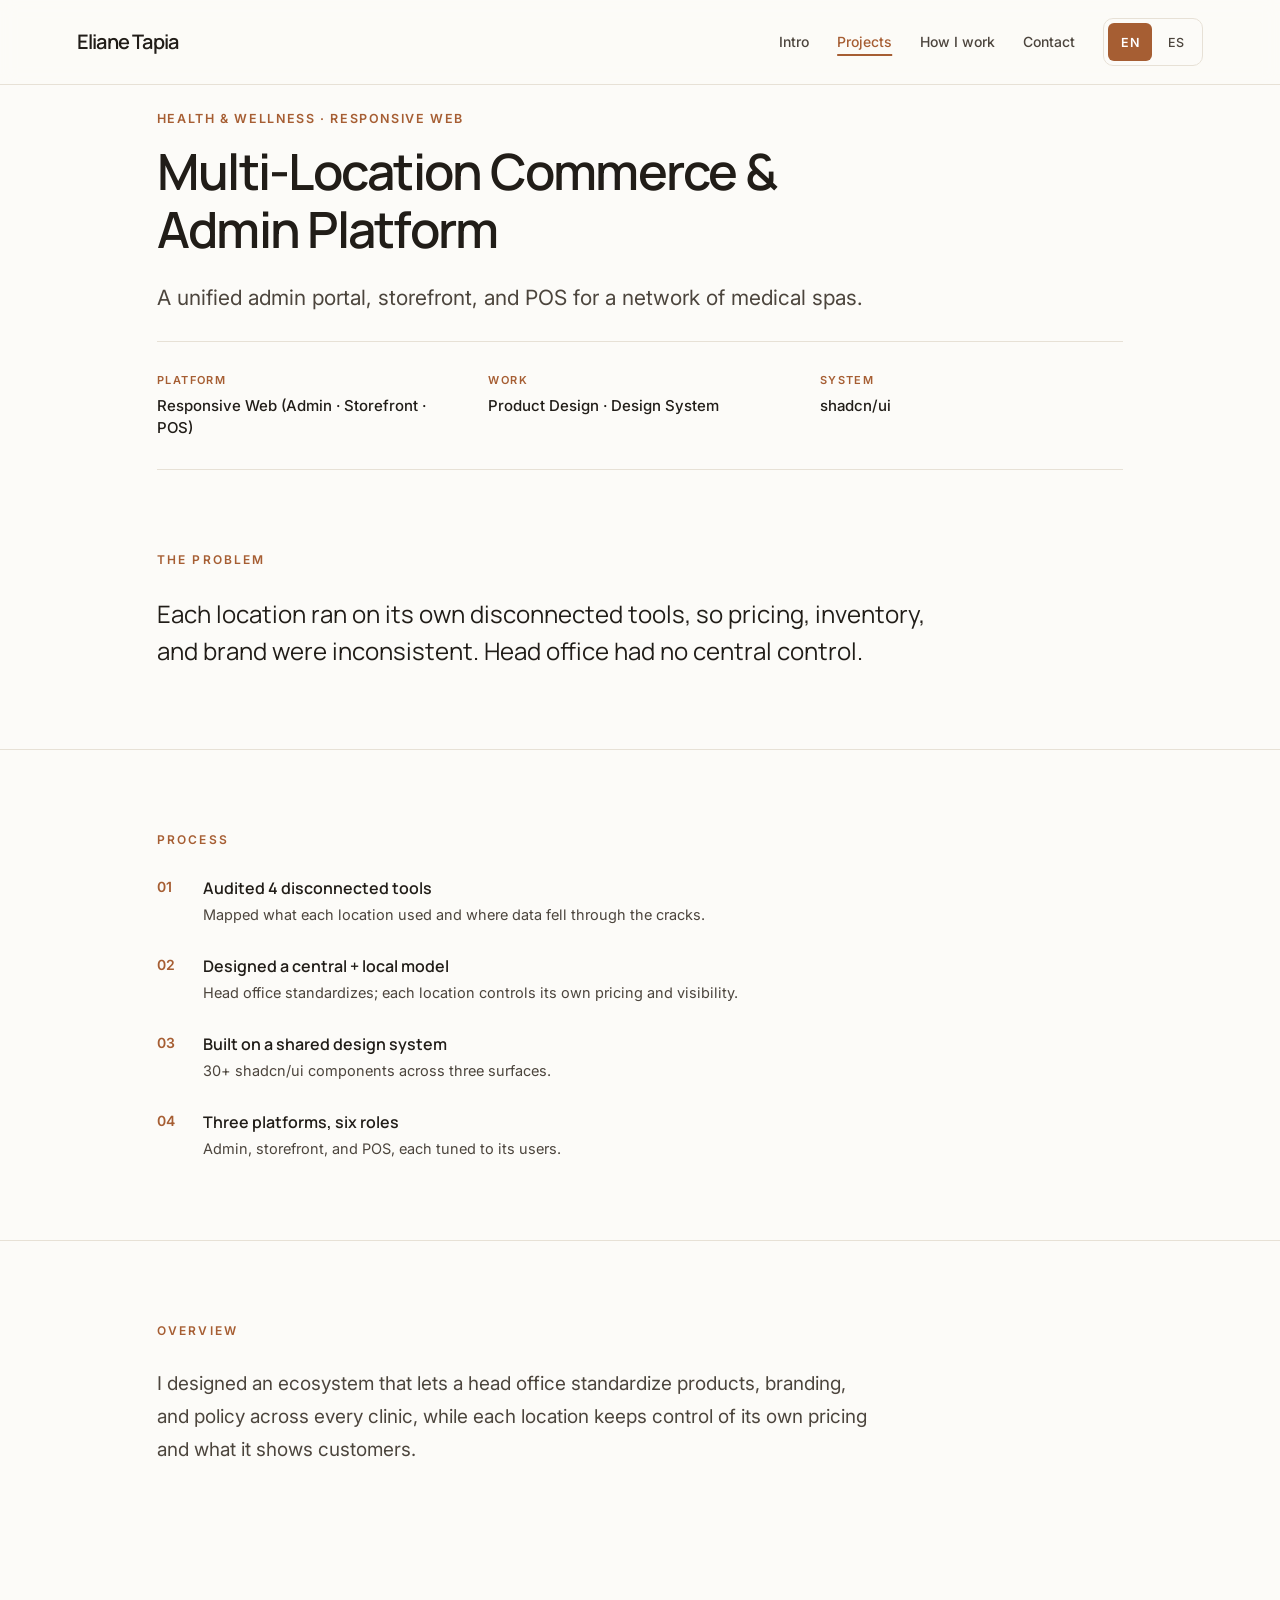
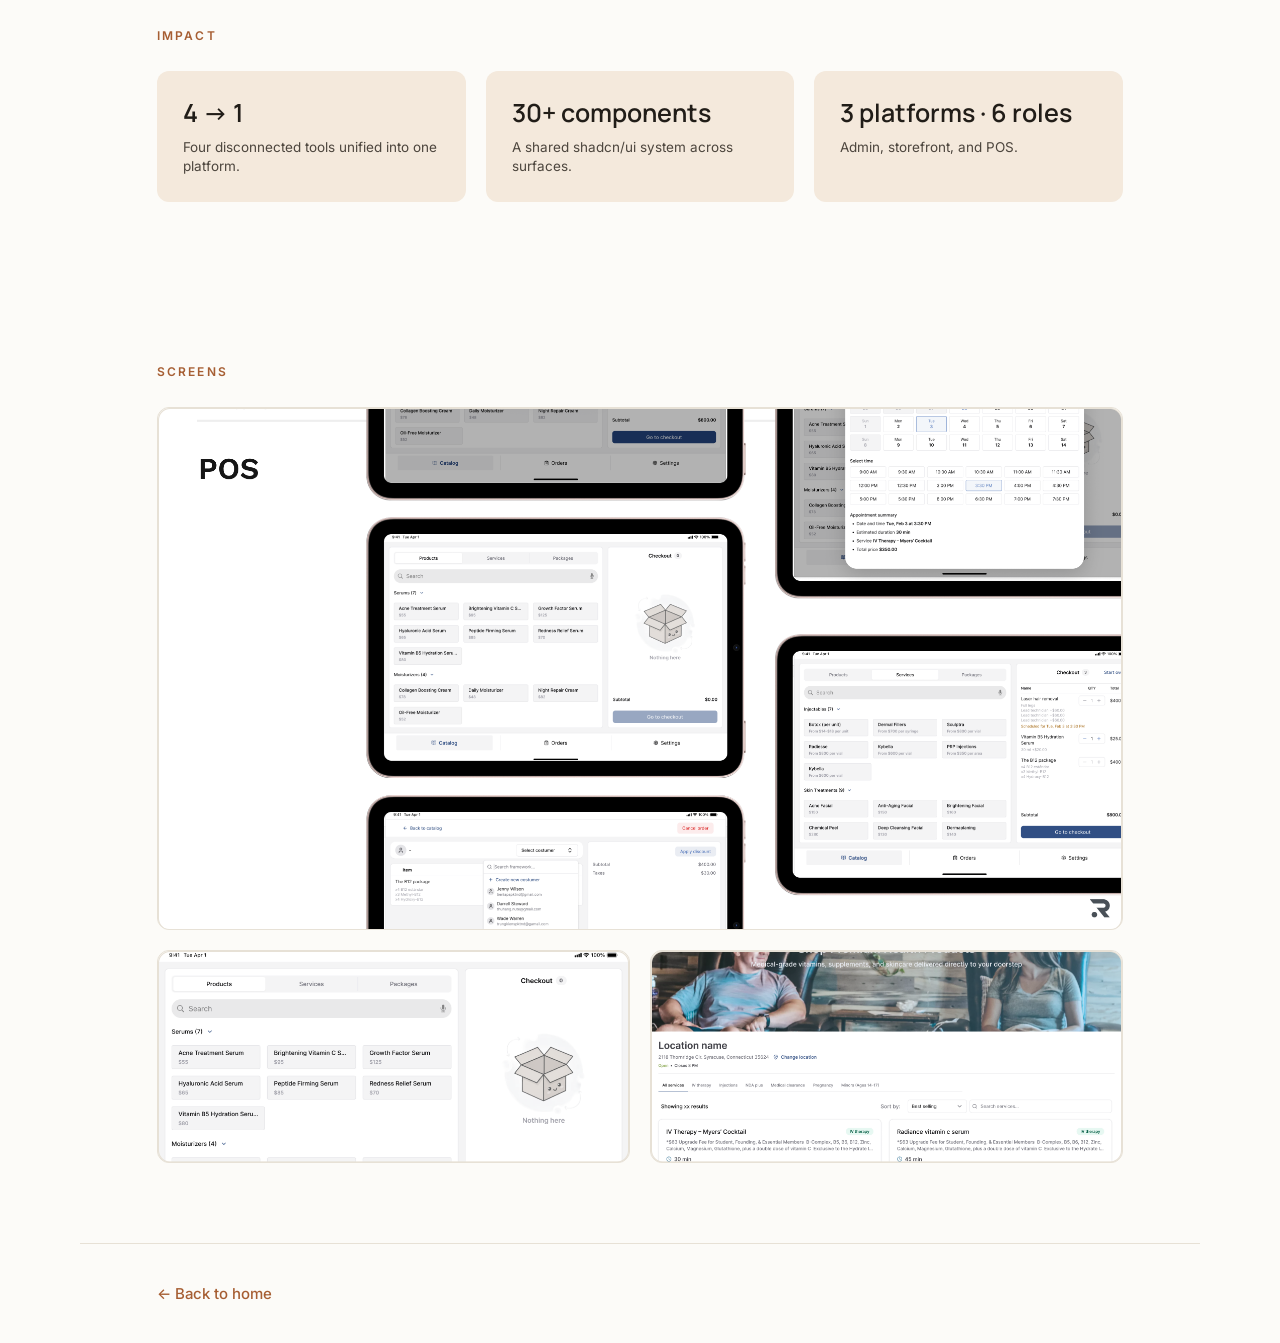
<file: multi-location-commerce.html>
<!DOCTYPE html>
<html lang="en">
<head>
  <meta charset="UTF-8">
  <meta name="viewport" content="width=device-width, initial-scale=1.0">
  <title>Multi-Location Commerce Platform | Eliane Tapia</title>
  <meta name="description" content="A unified admin portal, storefront, and POS for a network of medical spas.">
  <link rel="icon" type="image/svg+xml" href="favicon.svg?v=2">
  <link rel="icon" type="image/png" sizes="32x32" href="favicon-32.png?v=2">
  <link rel="apple-touch-icon" sizes="180x180" href="apple-touch-icon.png?v=2">
  <link rel="preconnect" href="https://fonts.googleapis.com">
  <link rel="preconnect" href="https://fonts.gstatic.com" crossorigin>
  <link href="https://fonts.googleapis.com/css2?family=Manrope:wght@500;600&family=Inter:wght@400;500;600&display=swap" rel="stylesheet">
  <link rel="stylesheet" href="css/styles.css?v=desktop-contact-29">
  <link rel="stylesheet" href="css/detail.css?v=1">
</head>
<body>
  <a class="skip-link" href="#main" data-es="Saltar al contenido">Skip to content</a>
  <header class="topbar">
    <a class="wordmark" href="index.html">Eliane Tapia</a>
    <nav class="nav" aria-label="Main navigation" data-es-aria-label="Navegación principal">
      <a href="index.html#intro" data-es="Introducción">Intro</a>
      <a href="index.html#work" data-es="Proyectos">Projects</a>
      <a href="index.html#approach" data-es="Cómo trabajo">How I work</a>
      <a href="index.html#contact" data-es="Contacto">Contact</a>
    </nav>
    <div class="header-actions">
      <div class="lang" role="group" aria-label="Language" data-es-aria-label="Idioma">
        <button data-lang="en" class="active" aria-pressed="true">EN</button>
        <button data-lang="es" aria-pressed="false">ES</button>
      </div>
    </div>
  </header>

  <main id="main">
    <section class="detail-hero wrap">
      <p class="eyebrow">HEALTH &amp; WELLNESS · RESPONSIVE WEB</p>
      <h1 class="detail-title">Multi-Location Commerce &amp; Admin Platform</h1>
      <p class="detail-sub" data-es="Un portal de administración, storefront y POS unificados para una red de medical spas.">A unified admin portal, storefront, and POS for a network of medical spas.</p>
    </section>

    <section class="wrap">
      <div class="meta">
        <div><p class="k" data-es="PLATAFORMA">PLATFORM</p><p class="v" data-es="Web responsive (Admin · Storefront · POS)">Responsive Web (Admin · Storefront · POS)</p></div>
        <div><p class="k" data-es="ROL">WORK</p><p class="v" data-es="Product Design · Design System">Product Design · Design System</p></div>
        <div><p class="k" data-es="SISTEMA">SYSTEM</p><p class="v">shadcn/ui</p></div>
      </div>
    </section>

    <section class="section wrap">
      <p class="label" data-es="EL PROBLEMA">THE PROBLEM</p>
      <p class="problem-text" data-es="Cada ubicación operaba con sus propias herramientas desconectadas, así que precios, inventario y marca eran inconsistentes. La central no tenía control.">Each location ran on its own disconnected tools, so pricing, inventory, and brand were inconsistent. Head office had no central control.</p>
    </section>

    <hr class="rule">

    <section class="section wrap">
      <p class="label" data-es="PROCESO">PROCESS</p>
      <div class="steps">
        <div class="step"><span class="num">01</span><div><h4 data-es="Audité 4 herramientas desconectadas">Audited 4 disconnected tools</h4><p data-es="Mapeé qué usaba cada ubicación y dónde se perdía la información.">Mapped what each location used and where data fell through the cracks.</p></div></div>
        <div class="step"><span class="num">02</span><div><h4 data-es="Diseñé un modelo central + local">Designed a central + local model</h4><p data-es="La central estandariza; cada ubicación controla sus precios y su visibilidad.">Head office standardizes; each location controls its own pricing and visibility.</p></div></div>
        <div class="step"><span class="num">03</span><div><h4 data-es="Sobre un design system compartido">Built on a shared design system</h4><p data-es="Más de 30 componentes shadcn/ui a través de tres superficies.">30+ shadcn/ui components across three surfaces.</p></div></div>
        <div class="step"><span class="num">04</span><div><h4 data-es="Tres plataformas, seis roles">Three platforms, six roles</h4><p data-es="Admin, storefront y POS, cada uno ajustado a sus usuarios.">Admin, storefront, and POS, each tuned to its users.</p></div></div>
      </div>
    </section>

    <hr class="rule">

    <section class="section wrap">
      <p class="label" data-es="RESUMEN">OVERVIEW</p>
      <p class="overview-text" data-es="Diseñé un ecosistema que permite a la central estandarizar productos, marca y políticas en todas las clínicas, mientras cada ubicación mantiene el control de sus precios y de lo que muestra a sus clientes.">I designed an ecosystem that lets a head office standardize products, branding, and policy across every clinic, while each location keeps control of its own pricing and what it shows customers.</p>
    </section>

    <section class="section wrap">
      <p class="label" data-es="IMPACTO">IMPACT</p>
      <div class="impact-cards">
        <div class="impact-card"><p class="big">4 → 1</p><p class="small" data-es="Cuatro herramientas desconectadas unificadas en una plataforma.">Four disconnected tools unified into one platform.</p></div>
        <div class="impact-card"><p class="big" data-es="30+ componentes">30+ components</p><p class="small" data-es="Un sistema shadcn/ui compartido entre superficies.">A shared shadcn/ui system across surfaces.</p></div>
        <div class="impact-card"><p class="big" data-es="3 plataformas · 6 roles">3 platforms · 6 roles</p><p class="small" data-es="Admin, storefront y POS.">Admin, storefront, and POS.</p></div>
      </div>
    </section>

    <section class="section wrap">
      <p class="label" data-es="PANTALLAS">SCREENS</p>
      <div class="gallery-lead"><img loading="lazy" decoding="async" src="images/mlc-lead.png" alt="Multi-Location Commerce: POS and admin across devices" onerror="this.parentElement.style.display='none'"></div>
      <div class="gallery-grid">
        <div class="shot"><img loading="lazy" decoding="async" src="images/mlc-1.png" alt="" onerror="this.parentElement.style.display='none'"></div>
        <div class="shot"><img loading="lazy" decoding="async" src="images/mlc-2.png" alt="" onerror="this.parentElement.style.display='none'"></div>
      </div>
    </section>
  </main>

  <footer class="detail-footer wrap">
    <a href="index.html" data-es="← Volver al inicio">← Back to home</a>
  </footer>

  <script src="js/main.js?v=portfolio-resume-23"></script>
</body>
</html>
</file>
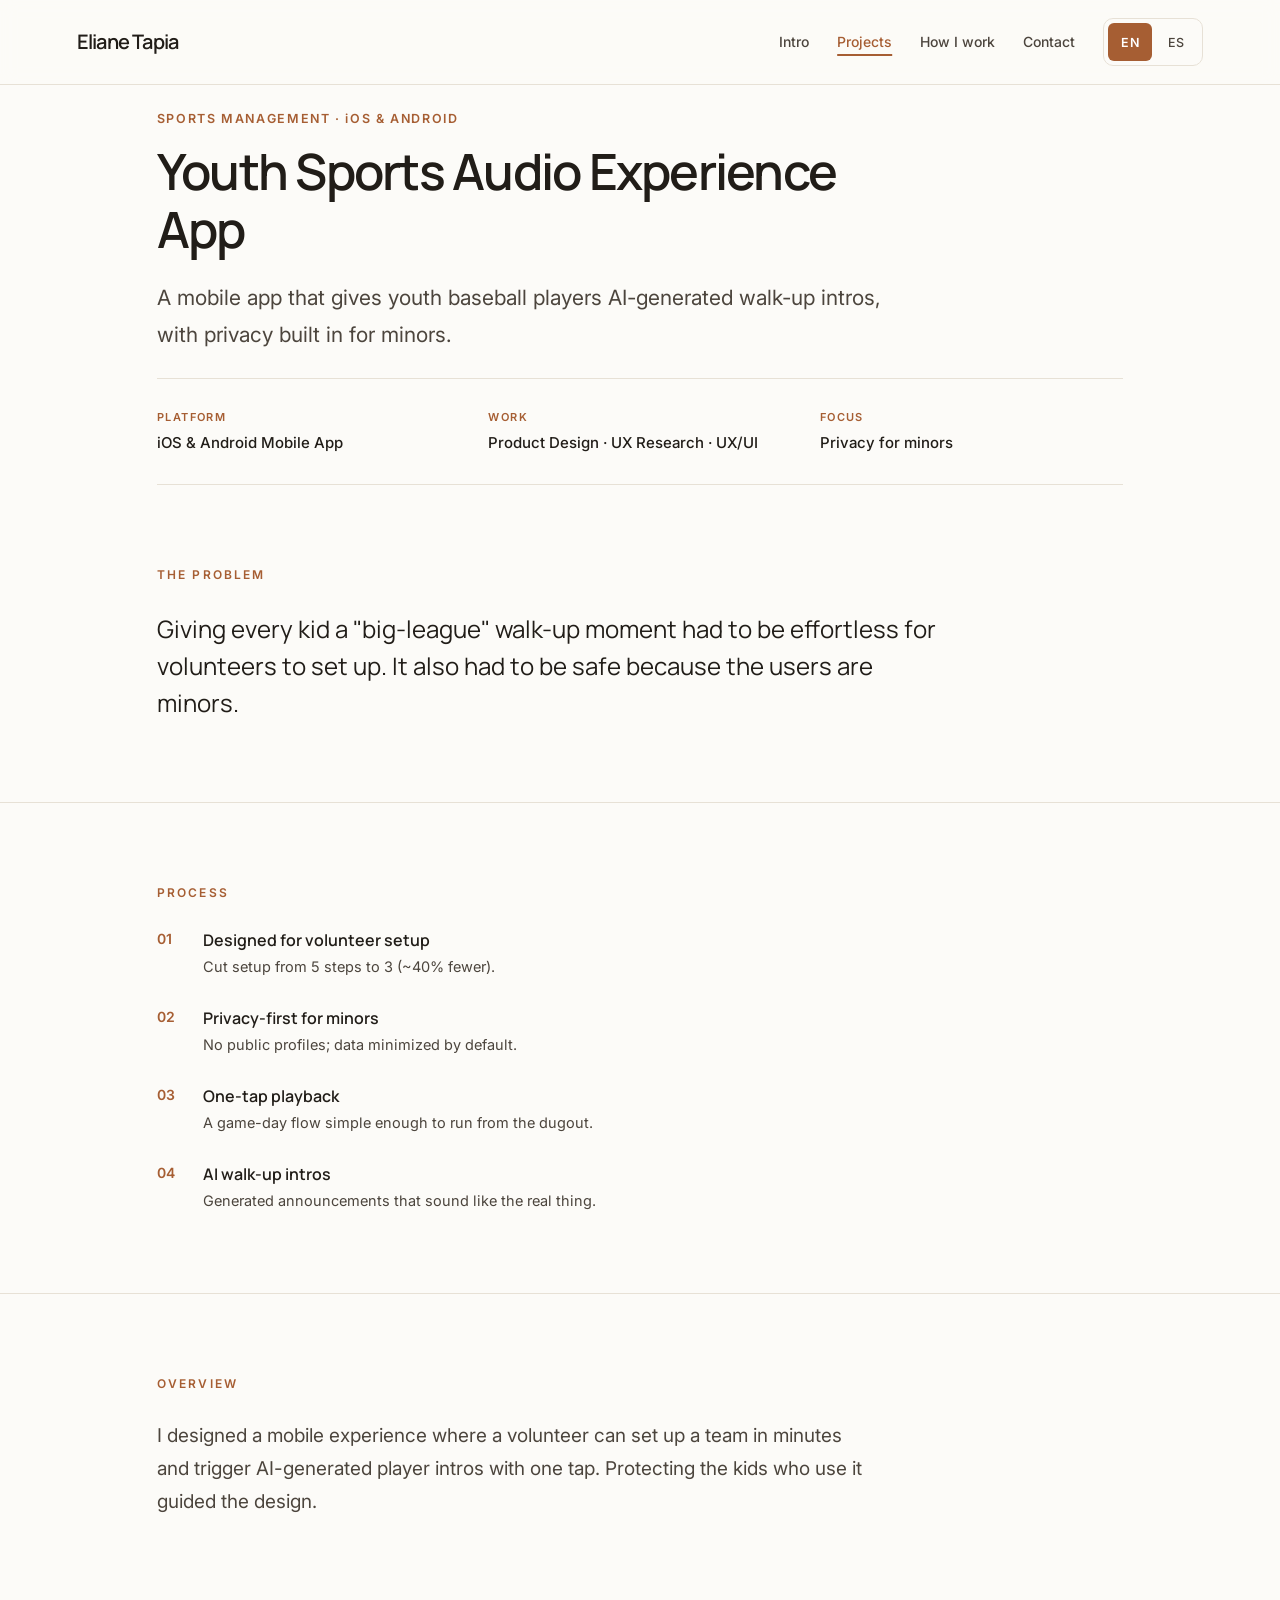
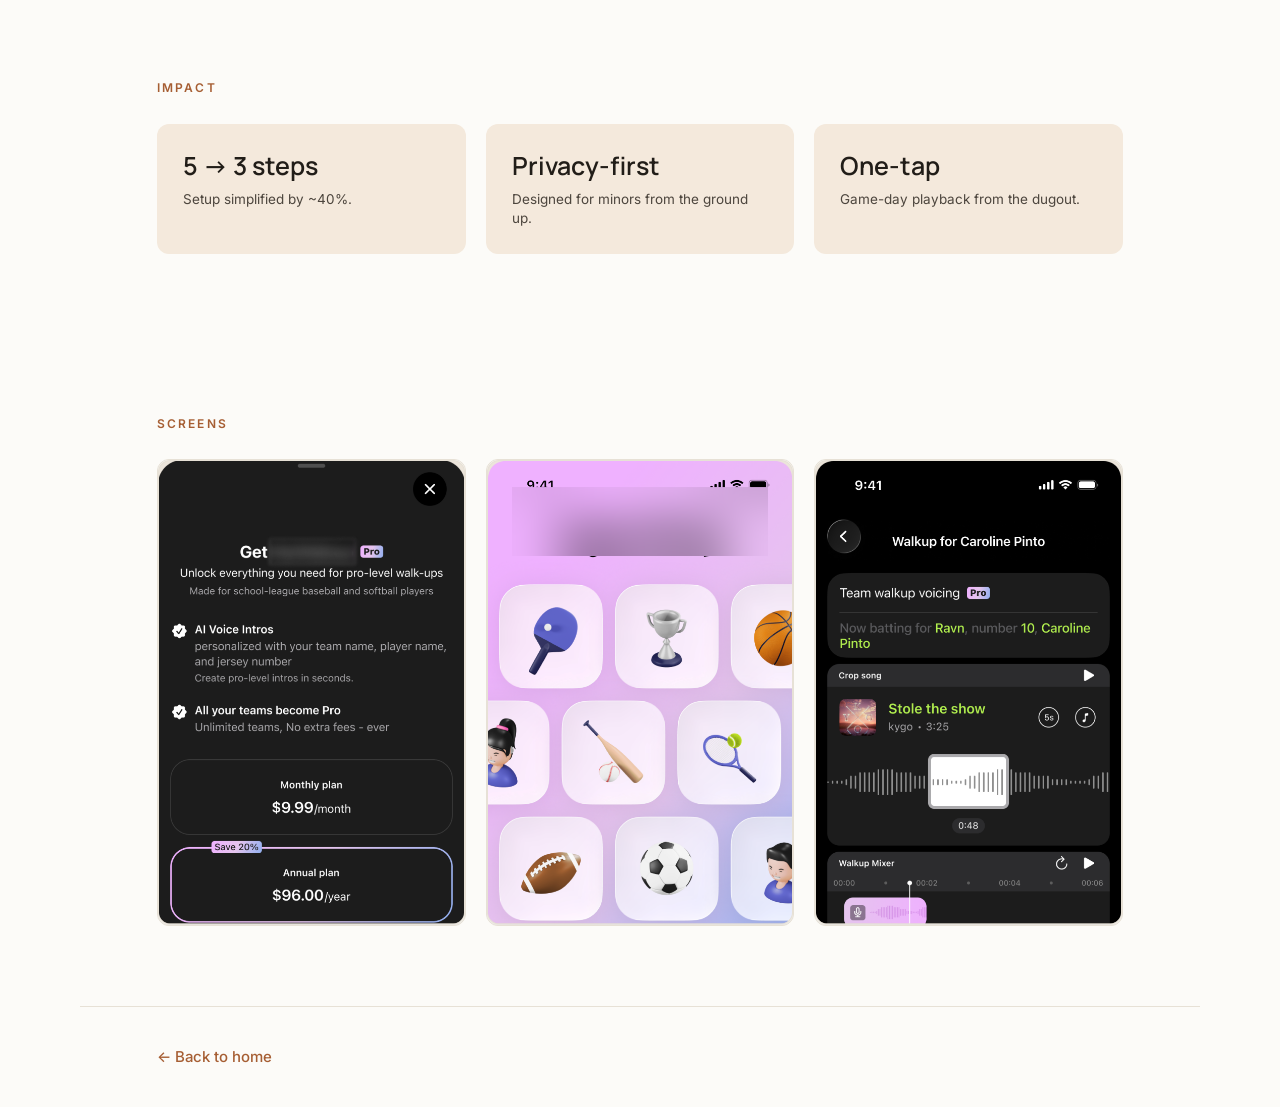
<file: youth-sports.html>
<!DOCTYPE html>
<html lang="en">
<head>
  <meta charset="UTF-8">
  <meta name="viewport" content="width=device-width, initial-scale=1.0">
  <title>Youth Sports Audio App | Eliane Tapia</title>
  <meta name="description" content="A mobile app that gives youth baseball players AI-generated walk-up intros, with privacy built in for minors.">
  <link rel="icon" type="image/svg+xml" href="favicon.svg?v=2">
  <link rel="icon" type="image/png" sizes="32x32" href="favicon-32.png?v=2">
  <link rel="apple-touch-icon" sizes="180x180" href="apple-touch-icon.png?v=2">
  <link rel="preconnect" href="https://fonts.googleapis.com">
  <link rel="preconnect" href="https://fonts.gstatic.com" crossorigin>
  <link href="https://fonts.googleapis.com/css2?family=Manrope:wght@500;600&family=Inter:wght@400;500;600&display=swap" rel="stylesheet">
  <link rel="stylesheet" href="css/styles.css?v=desktop-contact-29">
  <link rel="stylesheet" href="css/detail.css?v=1">
</head>
<body>
  <a class="skip-link" href="#main" data-es="Saltar al contenido">Skip to content</a>
  <header class="topbar">
    <a class="wordmark" href="index.html">Eliane Tapia</a>
    <nav class="nav" aria-label="Main navigation" data-es-aria-label="Navegación principal">
      <a href="index.html#intro" data-es="Introducción">Intro</a>
      <a href="index.html#work" data-es="Proyectos">Projects</a>
      <a href="index.html#approach" data-es="Cómo trabajo">How I work</a>
      <a href="index.html#contact" data-es="Contacto">Contact</a>
    </nav>
    <div class="header-actions">
      <div class="lang" role="group" aria-label="Language" data-es-aria-label="Idioma">
        <button data-lang="en" class="active" aria-pressed="true">EN</button>
        <button data-lang="es" aria-pressed="false">ES</button>
      </div>
    </div>
  </header>

  <main id="main">
    <section class="detail-hero wrap">
      <p class="eyebrow">SPORTS MANAGEMENT · iOS &amp; ANDROID</p>
      <h1 class="detail-title">Youth Sports Audio Experience App</h1>
      <p class="detail-sub" data-es="Una app móvil que da a los jugadores de béisbol juvenil presentaciones de entrada generadas por IA, con privacidad integrada para menores.">A mobile app that gives youth baseball players AI-generated walk-up intros, with privacy built in for minors.</p>
    </section>

    <section class="wrap">
      <div class="meta">
        <div><p class="k" data-es="PLATAFORMA">PLATFORM</p><p class="v" data-es="App móvil iOS &amp; Android">iOS &amp; Android Mobile App</p></div>
        <div><p class="k" data-es="ROL">WORK</p><p class="v" data-es="Product Design · UX Research · UX/UI">Product Design · UX Research · UX/UI</p></div>
        <div><p class="k" data-es="ENFOQUE">FOCUS</p><p class="v" data-es="Privacidad para menores">Privacy for minors</p></div>
      </div>
    </section>

    <section class="section wrap">
      <p class="label" data-es="EL PROBLEMA">THE PROBLEM</p>
      <p class="problem-text" data-es="Dar a cada niño su momento de entrada “de grandes ligas” tenía que ser facilísimo de configurar para los voluntarios. También debía ser seguro porque los usuarios son menores.">Giving every kid a "big-league" walk-up moment had to be effortless for volunteers to set up. It also had to be safe because the users are minors.</p>
    </section>

    <hr class="rule">

    <section class="section wrap">
      <p class="label" data-es="PROCESO">PROCESS</p>
      <div class="steps">
        <div class="step"><span class="num">01</span><div><h4 data-es="Diseñé para setup de voluntarios">Designed for volunteer setup</h4><p data-es="Reduje la configuración de 5 a 3 pasos (~40% menos).">Cut setup from 5 steps to 3 (~40% fewer).</p></div></div>
        <div class="step"><span class="num">02</span><div><h4 data-es="Privacy-first para menores">Privacy-first for minors</h4><p data-es="Sin perfiles públicos; datos minimizados por defecto.">No public profiles; data minimized by default.</p></div></div>
        <div class="step"><span class="num">03</span><div><h4 data-es="Reproducción con un toque">One-tap playback</h4><p data-es="Un flujo de día de partido simple para correr desde el dugout.">A game-day flow simple enough to run from the dugout.</p></div></div>
        <div class="step"><span class="num">04</span><div><h4 data-es="Intros de entrada con IA">AI walk-up intros</h4><p data-es="Anuncios generados que suenan como los de verdad.">Generated announcements that sound like the real thing.</p></div></div>
      </div>
    </section>

    <hr class="rule">

    <section class="section wrap">
      <p class="label" data-es="RESUMEN">OVERVIEW</p>
      <p class="overview-text" data-es="Diseñé una experiencia móvil donde un voluntario puede configurar un equipo en minutos y disparar presentaciones de jugador generadas por IA con un solo toque. Proteger a los niños que la usan guio el diseño.">I designed a mobile experience where a volunteer can set up a team in minutes and trigger AI-generated player intros with one tap. Protecting the kids who use it guided the design.</p>
    </section>

    <section class="section wrap">
      <p class="label" data-es="IMPACTO">IMPACT</p>
      <div class="impact-cards">
        <div class="impact-card"><p class="big" data-es="5 → 3 pasos">5 → 3 steps</p><p class="small" data-es="Setup simplificado ~40%.">Setup simplified by ~40%.</p></div>
        <div class="impact-card"><p class="big" data-es="Privacy-first">Privacy-first</p><p class="small" data-es="Pensada para menores desde la base.">Designed for minors from the ground up.</p></div>
        <div class="impact-card"><p class="big" data-es="Un toque">One-tap</p><p class="small" data-es="Reproducción de día de partido desde el dugout.">Game-day playback from the dugout.</p></div>
      </div>
    </section>

    <section class="section wrap">
      <p class="label" data-es="PANTALLAS">SCREENS</p>
      <div class="gallery-grid phones">
        <div class="shot"><img loading="lazy" decoding="async" src="images/youth-1.png" alt="" onerror="this.parentElement.style.display='none'"></div>
        <div class="shot"><img loading="lazy" decoding="async" src="images/youth-2.png" alt="" onerror="this.parentElement.style.display='none'"></div>
        <div class="shot"><img loading="lazy" decoding="async" src="images/youth-3.png" alt="" onerror="this.parentElement.style.display='none'"></div>
      </div>
    </section>
  </main>

  <footer class="detail-footer wrap">
    <a href="index.html" data-es="← Volver al inicio">← Back to home</a>
  </footer>

  <script src="js/main.js?v=portfolio-resume-23"></script>
</body>
</html>
</file>
<file: css/styles.css>
/* ============================================================
   Eliane Tapia — Portfolio
   Token-first stylesheet. Change a value here, it updates everywhere.
   ============================================================ */

:root {
  /* Color */
  --paper:      #FCFBF8;  /* page background */
  --ink:        #211D18;  /* primary text / headings */
  --mid:        #4C453D;  /* body text */
  --soft:       #857C70;  /* secondary text */
  --faint:      #A39A8C;  /* captions, footnotes */
  --line:       #E7E1D6;  /* hairlines, borders */
  --accent:     #A65E33;  /* sienna — labels, links, accents */
  --tint:       #F4E9DC;  /* warm band / cards */
  --img-tint:   #ECE5DB;  /* image placeholder background */

  /* Type */
  --display: "Manrope", -apple-system, BlinkMacSystemFont, "Segoe UI", sans-serif;
  --body: "Inter", -apple-system, BlinkMacSystemFont, "Segoe UI", sans-serif;

  /* Layout */
  --maxw: 1000px;
  --gutter: clamp(20px, 6vw, 80px);
}

/* ---------- Reset ---------- */
*, *::before, *::after { box-sizing: border-box; }
html { -webkit-text-size-adjust: 100%; scroll-behavior: smooth; }
body {
  margin: 0;
  background: var(--paper);
  color: var(--mid);
  font-family: var(--body);
  font-size: 17px;
  line-height: 1.6;
  -webkit-font-smoothing: antialiased;
  text-rendering: optimizeLegibility;
}
img { max-width: 100%; display: block; }
a { color: var(--accent); text-decoration: none; }
a:hover { text-decoration: underline; text-underline-offset: 3px; }
h1, h2, h3 { font-family: var(--display); color: var(--ink); font-weight: 500; margin: 0; }

/* ---------- Layout helpers ---------- */
.wrap { max-width: var(--maxw); margin: 0 auto; padding-left: var(--gutter); padding-right: var(--gutter); }
.section { padding-block: clamp(56px, 9vw, 96px); }
.label {
  font-family: var(--body); font-weight: 600; font-size: 12px;
  letter-spacing: 0.18em; color: var(--accent); text-transform: uppercase;
  margin: 0 0 26px;
}
.rule { height: 1px; background: var(--line); border: 0; margin: 0; }
.accent { color: var(--accent); }

/* ---------- Topbar ---------- */
.topbar {
  position: sticky; top: 0; z-index: 50;
  display: flex; align-items: center; justify-content: space-between;
  gap: 16px; flex-wrap: wrap;
  padding: 16px var(--gutter);
  background: color-mix(in srgb, var(--paper) 88%, transparent);
  backdrop-filter: saturate(140%) blur(8px);
  border-bottom: 1px solid var(--line);
}
.wordmark { font-family: var(--display); font-weight: 500; font-size: 19px; color: var(--ink); }
.wordmark:hover { text-decoration: none; }
.nav { display: flex; align-items: center; gap: clamp(14px, 3vw, 28px); }
.nav > a { color: var(--mid); font-weight: 500; font-size: 14px; }
.lang { display: inline-flex; align-items: center; gap: 6px; padding: 5px 12px; border: 1px solid var(--line); border-radius: 20px; }
.lang button {
  background: none; border: 0; cursor: pointer; font-family: var(--body);
  font-size: 12.5px; font-weight: 500; letter-spacing: 0.04em; color: var(--faint); padding: 0;
}
.lang button.active { color: var(--accent); font-weight: 600; }
.lang span { color: var(--faint); font-size: 12px; }

/* ---------- Hero ---------- */
.hero {
  padding-top: clamp(56px, 9vw, 96px);
  padding-bottom: clamp(56px, 9vw, 96px);
}
.eyebrow { font-weight: 600; font-size: 12.5px; letter-spacing: 0.13em; color: var(--accent); margin: 0 0 22px; }
.hero-title {
  font-size: clamp(34px, 6.2vw, 60px); line-height: 1.05; letter-spacing: -0.01em;
  max-width: none ; margin: 0 0 26px;
}
.lead { font-size: clamp(17px, 2.2vw, 19px); color: var(--mid); max-width: none; margin: 0 0 26px; line-height: 1.6; }
.hero-links { font-size: 15px; }
.hero-links a { font-weight: 500; }
.hero-links .sep { color: var(--line); margin: 0 8px; }

/* ---------- About ---------- */
.about-row { display: grid; grid-template-columns: 340px 1fr; gap: clamp(32px, 5vw, 60px); align-items: start; }
.about-photo {
  aspect-ratio: 34 / 42; border-radius: 14px; overflow: hidden;
  background: var(--img-tint); border: 1px solid var(--line);
  display: grid; place-items: center;
}
.about-photo img { width: 100%; height: 100%; object-fit: cover; }
.about-photo::after { content: "Tu foto"; color: var(--faint); font-size: 13px; letter-spacing: 0.18em; }
.about-photo:has(img[src]:not([src=""]))::after { content: none; }
.about-lead { font-family: var(--display); font-size: clamp(20px, 2.6vw, 23px); color: var(--ink); line-height: 1.4; margin: 0 0 18px; }
.about-body { font-size: 16px; color: var(--mid); margin: 0 0 26px; }
.facts { display: flex; flex-wrap: wrap; gap: 36px; }
.fact-k { font-weight: 600; font-size: 11px; letter-spacing: 0.13em; color: var(--accent); text-transform: uppercase; margin: 0 0 4px; }
.fact-v { font-weight: 500; font-size: 14px; color: var(--ink); margin: 0; }

/* ---------- Selected work ---------- */
.cards { display: grid; grid-template-columns: 1fr 1fr; gap: clamp(28px, 4vw, 40px) clamp(24px, 3vw, 32px); }
.card { display: block; color: inherit; }
.card:hover { text-decoration: none; }
.card-media {
  aspect-ratio: 16 / 9; border-radius: 12px; overflow: hidden; background: var(--img-tint);
  border: 1px solid var(--line); margin-bottom: 16px; transition: transform .25s ease, box-shadow .25s ease;
}
.card-media img { width: 100%; height: 100%; object-fit: cover; }
.card:hover .card-media { transform: translateY(-3px); box-shadow: 0 18px 40px rgba(33,29,24,.12); }
.card h3 { font-size: clamp(20px, 2.4vw, 23px); line-height: 1.18; margin: 0 0 8px; }
.card-meta { font-weight: 600; font-size: 12px; letter-spacing: 0.06em; color: var(--accent); margin: 0 0 8px; }
.card-desc { font-size: 15px; color: var(--mid); margin: 0 0 8px; }
.card-stack { font-size: 12.5px; color: var(--faint); letter-spacing: 0.02em; margin: 0; }

/* ---------- Design → Code band ---------- */
.band { background: var(--tint); }
.band h2 { font-size: clamp(26px, 3.4vw, 36px); line-height: 1.14; margin: 0 0 36px; }
.points { display: grid; grid-template-columns: repeat(3, 1fr); gap: clamp(24px, 4vw, 40px); }
.point .arrow { color: var(--accent); font-size: 18px; }
.point h4 { font-family: var(--body); font-weight: 600; font-size: 15px; color: var(--ink); margin: 6px 0 6px; line-height: 1.4; }
.point p { font-size: 14px; color: var(--mid); margin: 0; }

/* ---------- Contact ---------- */
.contact h2 { font-size: clamp(30px, 4.4vw, 46px); line-height: 1.08; margin: 0 0 22px; }
.contact-links { font-size: clamp(16px, 2vw, 18px); }
.contact-links a { font-weight: 500; }
.contact-links .sep { color: var(--line); margin: 0 10px; }
.site-footer { padding: 24px var(--gutter) 44px; color: var(--faint); font-size: 12px; letter-spacing: 0.02em; }

/* ---------- Detail page ---------- */
.detail-hero { padding-top: clamp(48px, 7vw, 80px); padding-bottom: clamp(32px, 5vw, 48px); }
.detail-hero .eyebrow { margin-bottom: 14px; }
.detail-title { font-size: clamp(32px, 5.4vw, 50px); line-height: 1.06; letter-spacing: -0.01em; max-width: 18ch; margin: 0 0 22px; }
.detail-sub { font-size: clamp(17px, 2.2vw, 21px); color: var(--mid); max-width: 56ch; margin: 0; }

.meta { display: grid; grid-template-columns: repeat(3, 1fr); gap: 28px; padding-block: 30px; border-top: 1px solid var(--line); border-bottom: 1px solid var(--line); }
.meta .k { font-weight: 600; font-size: 11px; letter-spacing: 0.13em; color: var(--accent); text-transform: uppercase; margin: 0 0 6px; }
.meta .v { font-weight: 500; font-size: 15px; color: var(--ink); margin: 0; line-height: 1.45; }

.problem-text { font-family: var(--display); font-size: clamp(21px, 2.8vw, 24px); color: var(--ink); line-height: 1.4; max-width: 40ch; margin: 0; }

.steps { display: flex; flex-direction: column; gap: 22px; }
.step { display: grid; grid-template-columns: 28px 1fr; gap: 18px; align-items: start; }
.step .num { font-weight: 600; font-size: 14px; color: var(--accent); }
.step h4 { font-family: var(--body); font-weight: 600; font-size: 15px; color: var(--ink); margin: 0 0 3px; line-height: 1.3; }
.step p { font-size: 14.5px; color: var(--mid); margin: 0; }

.overview-text { font-size: clamp(17px, 2.2vw, 19px); color: var(--mid); max-width: 60ch; margin: 0; line-height: 1.65; }

.impact-cards { display: grid; grid-template-columns: repeat(3, 1fr); gap: 20px; }
.impact-card { background: var(--tint); border-radius: 12px; padding: 22px; }
.impact-card .big { font-family: var(--display); font-size: clamp(22px, 2.8vw, 26px); color: var(--ink); line-height: 1.12; margin: 0 0 8px; }
.impact-card .small { font-size: 13.5px; color: var(--mid); margin: 0; line-height: 1.4; }

/* Gallery cards use the Figma frame proportions; images fill them
   (cover, top-anchored) so there's no empty padding around the shot. */
.gallery-lead { border-radius: 12px; overflow: hidden; background: var(--img-tint); border: 1px solid var(--line); margin-bottom: 20px; aspect-ratio: 960 / 520; }
.gallery-lead img { width: 100%; height: 100%; object-fit: cover; object-position: top; display: block; }
.gallery-grid { display: grid; grid-template-columns: 1fr 1fr; gap: 20px; align-items: start; }
.gallery-grid .shot { border-radius: 12px; overflow: hidden; background: var(--img-tint); border: 1px solid var(--line); aspect-ratio: 468 / 210; }
.gallery-grid .shot img { width: 100%; height: 100%; object-fit: cover; object-position: top; display: block; }
.gallery-grid.phones { grid-template-columns: repeat(3, 1fr); }
.gallery-grid.phones .shot { aspect-ratio: 304 / 460; }

.detail-footer { padding-block: 36px; border-top: 1px solid var(--line); }
.detail-footer a { font-weight: 500; font-size: 15px; }

/* ---------- Responsive ---------- */
@media (max-width: 760px) {
  .about-row { grid-template-columns: 1fr; }
  .about-photo { max-width: 280px; }
  .cards { grid-template-columns: 1fr; }
  .points { grid-template-columns: 1fr; gap: 22px; }
  .meta { grid-template-columns: 1fr; gap: 18px; }
  .impact-cards { grid-template-columns: 1fr; }
  .gallery-grid { grid-template-columns: 1fr; }
  .gallery-grid.phones { grid-template-columns: 1fr 1fr; }
  .nav { gap: 14px; }
}

/* ---------- A11y ---------- */
a:focus-visible, button:focus-visible { outline: 2px solid var(--accent); outline-offset: 3px; border-radius: 2px; }
@media (prefers-reduced-motion: reduce) {
  html { scroll-behavior: auto; }
  * { transition: none !important; }
}

/* Refined typography, navigation, and spacing. */
:root { --maxw: 1120px; --soft: #70675c; --faint: #756b5f; }
h1, h2, h3, h4 { font-family: var(--display); font-weight: 600; }
.point h4, .step h4 { font-family: var(--display); }
section[id] { scroll-margin-top: 160px; }
.topbar { padding-block: 18px; gap: 20px 28px; }
.wordmark { font-size: 20px; font-weight: 600; letter-spacing: -.04em; }
.nav { margin-left: auto; }
.header-actions { display: flex; align-items: center; }
.lang { height: 48px; padding: 4px; gap: 2px; border-radius: 10px; background: var(--paper); }
.lang button { min-width: 44px; height: 38px; min-height: 38px; padding: 8px 10px; border-radius: 6px; color: var(--mid); }
.lang button.active { background: var(--accent); color: #fff; }
.cv-button { min-height: 48px; padding: 12px 8px; border: 1px solid transparent; border-radius: 8px; background: transparent; color: var(--soft); font: 500 15px var(--body); line-height: 1.6; }
.cv-button:disabled { cursor: not-allowed; opacity: .65; }
a:focus-visible, button:focus-visible { outline: 3px solid var(--ink); outline-offset: 4px; }
.skip-link { position: fixed; top: 8px; left: 12px; padding: 12px 20px; background: var(--paper); z-index: 100; transform: translateY(-180%); }
.skip-link:focus { transform: translateY(0); }
.hero { padding-block: clamp(64px, 9vw, 112px); }
.hero-title { font-size: clamp(38px, 6.2vw, 70px); line-height: 1.12; letter-spacing: -.045em; margin-bottom: 28px; }
.hero-title > span { display: block; }
.lead { max-width: 640px; font-size: clamp(17px, 2vw, 19px); line-height: 1.75; }
.hero-links { display: flex; flex-wrap: wrap; gap: 12px; align-items: center; margin: 30px 0 0; }
.hero-links a { display: inline-flex; align-items: center; min-height: 48px; }
.primary-link, .secondary-link { padding: 12px 20px; border: 1px solid var(--accent); border-radius: 8px; }
.primary-link { background: var(--accent); color: #fff; }
.secondary-link { background: transparent; color: var(--accent); }
.primary-link:hover { background: #8f4e29; border-color: #8f4e29; text-decoration: none; }
.secondary-link:hover { background: var(--tint); text-decoration: none; }
.section { padding-block: clamp(52px, 7vw, 80px); }
.cards { gap: 48px 32px; }
.card h3 { font-size: clamp(21px, 2.2vw, 25px); line-height: 1.3; letter-spacing: -.025em; margin-bottom: 10px; }
.card-desc { line-height: 1.7; max-width: 46ch; }
.card-media { margin-bottom: 22px; }
.about-row { grid-template-columns: minmax(220px, 300px) 1fr; }
.about-lead { font-weight: 500; font-size: 22px; line-height: 1.55; letter-spacing: -.02em; }
.about-body { line-height: 1.8; }
.detail-title { max-width: 24ch; line-height: 1.15; letter-spacing: -.035em; }
.detail-sub, .overview-text { line-height: 1.75; }
.problem-text { max-width: 52ch; line-height: 1.55; }
.step h4 { font-size: 16px; line-height: 1.5; }
.steps { gap: 28px; }
.impact-card { padding: 26px; }
.impact-card .big { font-size: clamp(21px, 2.4vw, 25px); font-weight: 600; line-height: 1.3; }
.contact-links { display: flex; flex-wrap: wrap; gap: 12px 20px; overflow-wrap: anywhere; }
.contact-links .sep { display: none; }
@media (max-width: 1000px) {
  .topbar { gap: 12px 20px; }
  .wordmark { flex: 1; }
  .nav { order: 3; width: 100%; margin-left: 0; }
  .nav > a { display: inline-flex; align-items: center; min-height: 44px; }
}
@media (max-width: 760px) {
  .about-row { grid-template-columns: 1fr; }
  .hero { padding-block: 56px 64px; }
  .hero-title { font-size: clamp(36px, 8.5vw, 58px); }
  .card-media { margin-bottom: 18px; }
  .about-photo { width: 100%; }
  .about-lead { font-size: 20px; }
  .detail-title { overflow-wrap: anywhere; }
}
@media (max-width: 480px) {
  .topbar { position: relative; gap: 12px; }
  .wordmark { flex-basis: 100%; }
  .nav { order: initial; width: 100%; justify-content: space-between; }
  .header-actions { margin-left: auto; }
  .hero-links { align-items: stretch; flex-direction: column; gap: 12px; }
  .hero-links a { justify-content: center; }
  .eyebrow { font-size: 11px; letter-spacing: .09em; }
  .gallery-grid.phones { grid-template-columns: 1fr; }
  section[id] { scroll-margin-top: 24px; }
}

/* Home layout: split introduction, compact work list, adjacent biography. */
.home { --maxw: 1280px; }
.home .topbar { padding-inline: max(var(--gutter), calc((100vw - var(--maxw)) / 2 + var(--gutter))); }
.home .hero { display: grid; grid-template-columns: minmax(0, 1fr) 360px; align-items: center; gap: 64px; padding-block: clamp(64px, 8vw, 104px); }
.hero-copy { min-width: 0; }
.home .hero-title { font-size: clamp(38px, 4.6vw, 62px); }
.home .lead { max-width: 47ch; font-size: 19px; line-height: 1.65; margin-bottom: 18px; }
.hero-context { max-width: 56ch; font-size: 15px; line-height: 1.8; margin: 0; color: var(--mid); }
.hero-profile { margin: 0; }
.hero-photo { aspect-ratio: 34 / 42; border-radius: 16px; overflow: hidden; background: var(--img-tint); border: 1px solid var(--line); }
.hero-photo img { width: 100%; height: 100%; object-fit: cover; }
.hero-profile figcaption { margin-top: 16px; color: var(--soft); font-size: 12px; line-height: 1.6; }
.home .hero-links { gap: 10px; font-size: 14px; }
.home .hero-links a { padding-inline: 16px; }
.home .cv-button { font-size: 14px; }
.home .cards { grid-template-columns: repeat(2, minmax(0, 1fr)); gap: 32px; }
.home .card { display: grid; grid-template-columns: minmax(0, 1fr); overflow: hidden; border: 1px solid var(--line); border-radius: 12px; background: var(--paper); transition: border-color .2s ease, box-shadow .2s ease; }
.home .card-media { height: auto; min-height: 0; margin: 0; aspect-ratio: 3 / 2; border: 0; border-bottom: 1px solid var(--line); border-radius: 0; display: flex; align-items: center; background: var(--img-tint); }
.home .card-media img { width: 100%; height: 100%; object-fit: contain; }
.home .card:hover .card-media { transform: none; box-shadow: none; }
.home .card:hover, .home .card:focus-visible { border-color: var(--accent); box-shadow: 0 6px 20px rgba(33,29,24,.06); }
.card-copy { padding: 24px 26px; min-width: 0; }
.home .card h3 { font-size: 23px; line-height: 1.3; }
.home .card-meta { font-size: 10px; line-height: 1.6; }
.home .card-desc { font-size: 14px; line-height: 1.7; max-width: 58ch; }
.home .card-stack { font-size: 11px; }
.card-link { display: inline-block; margin-top: 16px; color: var(--accent); font-size: 12px; font-weight: 600; }
.home .about-row { display: block; }
.home .about-lead { font-size: clamp(21px, 2.2vw, 27px); line-height: 1.5; }
.home .about-body { font-size: 15px; }
.home .facts { gap: 24px; border-top: 1px solid var(--line); padding-top: 24px; margin-top: 32px; }
.home .point { padding: 28px; background: var(--paper); border: 1px solid var(--line); border-radius: 12px; }
.home .points { gap: 20px; }
.home .contact { text-align: center; padding-block: clamp(64px, 9vw, 112px); }
.home .contact-links { justify-content: center; }
.home .site-footer { text-align: center; border-top: 1px solid var(--line); }
@media (max-width: 1000px) {
  .home .hero { grid-template-columns: minmax(0, 1fr) 280px; gap: 32px; }
  .home .about { border-top: 1px solid var(--line); }
  .home .card { grid-template-columns: minmax(0, 1fr); }
}
@media (max-width: 760px) {
  .home .hero { grid-template-columns: 1fr; gap: 36px; }
  .hero-profile { display: grid; grid-template-columns: 100px minmax(0, 1fr); gap: 20px; align-items: center; max-width: 360px; }
  .hero-profile figcaption { margin: 0; }
  .home .hero-title { font-size: clamp(36px, 8vw, 56px); }
  .home .topbar .wordmark { flex: 1; }
  .home .topbar .nav { order: 3; }
  .home .header-actions { margin-left: 0; }
}
@media (max-width: 480px) {
  .home .card { grid-template-columns: 1fr; }
  .home .card-media { min-height: 0; aspect-ratio: 3 / 2; }
  .home .card-media img { height: 100%; }
  .card-copy { padding: 22px; }
}

/* Compact skills inside About and expanded working approach cards. */
.about-skills { border-top: 1px solid var(--line); padding-top: 18px; margin-top: 28px; }
.skills-inner .label { margin: 0 0 14px; font-size: 10px; color: var(--soft); }
.skill-list { display: flex; flex-wrap: wrap; gap: 8px; padding: 0; margin: 0; list-style: none; }
.skill-list li { display: inline-flex; align-items: center; gap: 7px; padding: 6px 10px; border: 1px solid var(--line); border-radius: 24px; background: var(--paper); color: var(--mid); font-size: 11px; line-height: 1.5; }
.skill-list li::before { content: ""; width: 5px; height: 5px; flex-shrink: 0; border-radius: 50%; background: var(--accent); }
.approach h2 { margin-bottom: 18px; line-height: 1.25; }
.approach h2 > span { display: inline; }
.approach h3 > span { display: block; }
.approach-intro { max-width: none; margin: 0 0 44px; font-size: 16px; line-height: 1.75; }
.home .approach .points { gap: 18px; }
.home .approach .point { display: flex; flex-direction: column; min-width: 0; padding: 28px 24px; border-radius: 20px; box-shadow: 0 8px 28px rgba(33,29,24,.04); }
.approach-number { align-self: flex-start; margin-bottom: 12px; color: var(--soft); font: 500 10px var(--body); letter-spacing: .12em; }
.approach-icon { display: grid; place-items: center; width: 44px; height: 44px; margin-bottom: 20px; border-radius: 12px; color: var(--accent); background: var(--tint); }
.approach .point h3 { font-size: 21px; line-height: 1.4; letter-spacing: -.02em; margin-bottom: 16px; }
.approach .point p { font-size: 13px; line-height: 1.8; margin-bottom: 26px; }
.approach-details { list-style: none; padding: 0; margin: auto 0 26px; display: grid; gap: 8px; }
.approach-details li { display: flex; align-items: baseline; gap: 10px; padding: 10px 12px; border: 1px solid var(--line); border-radius: 9px; background: #fffdf9; font-size: 12px; line-height: 1.6; }
.approach-details li::before { content: "↓"; color: var(--accent); flex-shrink: 0; }
.approach-tags { display: flex; flex-wrap: wrap; gap: 6px; padding: 0; margin: 0; list-style: none; }
.approach-tags li { background: var(--tint); border: 1px solid var(--line); border-radius: 5px; padding: 4px 7px; color: var(--mid); font-size: 10px; line-height: 1.5; }
.approach-note { margin: 24px 0 0; color: var(--soft); font-size: 12px; line-height: 1.7; }
@media (max-width: 960px) {
  .home .approach .points { grid-template-columns: 1fr; }
  .approach .point p { max-width: 65ch; }
}

.skills-marquee { display: flex; align-items: center; min-height: 58px; padding: 16px 0; background: var(--ink); color: var(--paper); }
.marquee-window { min-width: 0; flex: 1; overflow: hidden; }
.marquee-track { display: flex; width: max-content; animation: skills-scroll 65s linear infinite; }
.marquee-list { display: flex; flex-shrink: 0; align-items: center; gap: 28px; padding: 0 28px 0 0; margin: 0; list-style: none; }
.marquee-list li { display: flex; align-items: center; gap: 28px; white-space: nowrap; font-size: 12px; font-weight: 500; letter-spacing: .04em; }
.marquee-list li::after { content: "✦"; color: #dc9c73; font-size: 12px; }
@keyframes skills-scroll { to { transform: translateX(-50%); } }
@media (max-width: 480px) {
  .skills-marquee { gap: 10px; padding-inline: 16px; }
}
@media (prefers-reduced-motion: reduce) {
  .skills-marquee .marquee-track { animation: none; width: auto; }
  .skills-marquee .marquee-list { flex-wrap: wrap; gap: 12px 20px; }
}

/* Fit the header, hero and complete skills band into the first viewport. */
@media (min-width: 761px) {
  .home .hero {
    min-height: calc(100vh - var(--header-height, 90px) - var(--skills-height, 58px));
    min-height: calc(100svh - var(--header-height, 90px) - var(--skills-height, 58px));
    padding-block: clamp(40px, 6svh, 80px);
  }
}
@media (prefers-reduced-motion: reduce) {
  .skills-marquee .marquee-list[aria-hidden="true"] { display: none; }
}

/* Only settle near a boundary; ordinary scrolling stays unrestricted. */
@media (min-width: 1001px) and (prefers-reduced-motion: no-preference) {
  html.home-page {
    scroll-snap-type: y proximity;
    scroll-padding-top: var(--header-height, 90px);
  }
  .home .hero, .home .work, .home .about, .home .approach, .home .contact-footer {
    scroll-snap-align: start;
    scroll-margin-top: 0;
  }
  .home .work, .home .about, .home .approach, .home .contact-footer {
    min-height: calc(100svh - var(--header-height, 90px));
  }
  .home .site-footer { scroll-snap-align: end; }
  .home .skills-marquee { scroll-snap-align: end; }
}

@media (min-width: 1001px) and (max-width: 1150px) {
  .home .hero { grid-template-columns: minmax(0, 1fr) 310px; gap: 40px; }
  .home .hero-title { font-size: 46px; }
}
@media (max-width: 760px) {
  .home .lead { font-size: 18px; }
  .hero-context { font-size: 15px; }
}

/* Biography and contextual project gallery share one desktop section. */
.about-work { display: grid; grid-template-columns: repeat(2, minmax(0, 1fr)); gap: clamp(32px, 4vw, 56px); align-items: start; }
.home .about-work .about, .home .about-work .work { min-width: 0; min-height: 0; border-top: 0; scroll-snap-align: none; scroll-margin-top: calc(var(--header-height, 90px) + 24px); }
.home .about-work .about-text { display: block; }
.home .about-work .about-lead { font-size: 20px; line-height: 1.65; }
.home .about-work .about-body { font-size: 14px; line-height: 1.8; }
.home .about-work .facts { gap: 16px; }
.home .about-work .cards { grid-template-columns: 1fr; gap: 16px; }
.home .work .card { grid-template-columns: 160px minmax(0, 1fr); grid-template-rows: auto; }
.home .work .card-media { aspect-ratio: auto; min-height: 160px; border-bottom: 0; border-right: 1px solid var(--line); }
.home .work .card-media img { object-fit: cover; }
.home .work .card-copy { display: flex; flex-direction: column; align-items: flex-start; justify-content: center; padding: 16px 18px; }
.home .work .card h3 { font-size: 19px; font-weight: 600; line-height: 1.3; letter-spacing: -.025em; margin-bottom: 8px; }
.home .work .card-meta { display: block; color: var(--soft); font-size: 10px; font-weight: 500; line-height: 1.5; letter-spacing: .08em; text-transform: uppercase; margin: 0 0 6px; }
.home .work .card-desc { font-size: 13px; line-height: 1.55; margin-bottom: 6px; }
.home .work .card-footer { display: flex; align-items: baseline; justify-content: space-between; gap: 12px; width: 100%; margin-top: 10px; padding-top: 10px; border-top: 1px solid var(--line); }
.home .work .card-footer .card-stack { min-width: 0; }
.home .work .card-link { flex-shrink: 0; margin-top: 0; padding-top: 0; font-size: 11px; white-space: nowrap; }
.home .work .card { transition: transform .28s ease, border-color .28s ease, box-shadow .28s ease; }
.home .work .card-media img,
.home .work .card-link { transition: transform .28s ease; }
.home .work .card:is(:hover, :focus-visible) {
  transform: translateY(-3px);
  border-color: var(--line);
  box-shadow: 0 12px 28px rgba(33, 29, 24, .08);
}
.home .work .card:is(:hover, :focus-visible) .card-media img { transform: scale(1.015); }
.home .work .card:is(:hover, :focus-visible) .card-link { transform: translateX(2px); }
@media (prefers-reduced-motion: reduce) {
  .home .work .card:is(:hover, :focus-visible),
  .home .work .card:is(:hover, :focus-visible) .card-media img,
  .home .work .card:is(:hover, :focus-visible) .card-link { transform: none; }
}
.about-bio, .about-profile-details { min-width: 0; }
@media (min-width: 1001px) and (prefers-reduced-motion: no-preference) {
  .about-work { scroll-snap-align: start; }
}
@media (max-width: 1000px) {
  .about-work { grid-template-columns: 1fr; gap: 48px; }
  .home .about-work .about-text { display: grid; grid-template-columns: 1fr 1fr; gap: 32px; }
  .home .about-work .about-profile-details .facts { margin-top: 0; }
}
@media (max-width: 760px) {
  .home .about-work .about-text, .home .cards { grid-template-columns: 1fr; }
}

@media (max-width: 520px) {
  .home .work .card { grid-template-columns: 1fr; }
  .home .work .card-media { aspect-ratio: 3 / 2; min-height: 0; border-right: 0; border-bottom: 1px solid var(--line); }
}

@media (min-width: 1001px) {
  .approach h2 { font-size: clamp(26px, 2.7vw, 36px); white-space: nowrap; }
  .approach-intro { white-space: nowrap; }
}

/* Shared content rows keep process badges aligned, regardless of wrapping. */
@media (min-width: 961px) {
  .home .approach .point { display: grid; grid-row: span 6; grid-template-rows: subgrid; row-gap: 0; }
  .home .approach .approach-details { margin-top: 0; }
.home .approach .approach-tags { align-content: start; align-items: start; }
}

/* A process card reveals its accent and detail state on hover or keyboard focus. */
.home .approach .point {
  --process-color: var(--accent);
  position: relative;
  overflow: hidden;
  transition: transform .28s ease, border-color .28s ease, box-shadow .28s ease;
}
.home .approach .point:nth-child(1) { --process-color: #71699a; }
.home .approach .point:nth-child(3) { --process-color: #557b64; }
.home .approach .point::before {
  content: "";
  position: absolute;
  inset: 0 0 auto;
  height: 3px;
  background: var(--process-color);
  transform: scaleX(0);
  transform-origin: left;
  transition: transform .3s ease;
}
.home .approach .approach-icon,
.home .approach .approach-details li {
  transition: transform .28s ease, background-color .28s ease, box-shadow .28s ease;
}
.home .approach .point:is(:hover, :focus-visible) {
  transform: translateY(-7px);
  border-color: var(--process-color);
  box-shadow: 0 20px 44px rgba(33, 29, 24, .12);
}
.home .approach .point:is(:hover, :focus-visible)::before { transform: scaleX(1); }
.home .approach .point:is(:hover, :focus-visible) .approach-icon {
  transform: translateY(-2px) scale(1.06);
  box-shadow: 0 8px 18px rgba(33, 29, 24, .09);
}
.home .approach .point:is(:hover, :focus-visible) .approach-details li {
  transform: translateX(3px);
  background: var(--paper);
  box-shadow: 0 4px 12px rgba(33, 29, 24, .06);
}
.home .approach .point:focus-visible { outline: 3px solid var(--process-color); outline-offset: 4px; }
@media (prefers-reduced-motion: reduce) {
  .home .approach .point:is(:hover, :focus-visible),
  .home .approach .point:is(:hover, :focus-visible) .approach-icon,
  .home .approach .point:is(:hover, :focus-visible) .approach-details li { transform: none; }
}

/* Contact invitation and supporting navigation. */
.contact-footer { padding-top: clamp(80px, 8vw, 112px); padding-bottom: clamp(48px, 5vw, 72px); scroll-margin-top: calc(var(--header-height, 90px) + 24px); }
.footer-grid { display: grid; grid-template-columns: minmax(0, 1.8fr) minmax(0, .65fr) minmax(0, 1fr); gap: 40px; border-top: 1px solid var(--line); padding: clamp(64px, 6vw, 88px) 0; }
@media (min-width: 761px) {
  .home .contact-footer {
    min-height: 100svh;
    scroll-margin-top: var(--header-height, 90px);
    display: flex;
    flex-direction: column;
  }
  .home .contact-footer .footer-grid { flex: 1; }
  .home .footer-grid { border-top: 0; }
}
@media (min-width: 1001px) and (prefers-reduced-motion: no-preference) {
  .home .contact-footer { scroll-margin-top: 0; }
}
.footer-invitation h2 { max-width: 22ch; font-size: clamp(28px, 3vw, 38px); line-height: 1.2; letter-spacing: -.035em; }
.footer-invitation h2 > span { display: block; }
.footer-invitation p { margin: 16px 0 22px; font-size: 14px; color: var(--soft); }
.footer-actions { display: flex; flex-wrap: wrap; gap: 10px; }
.footer-actions a { display: inline-flex; align-items: center; justify-content: center; min-height: 46px; font-size: 13px; }
.footer-column { display: flex; flex-direction: column; align-items: flex-start; gap: 12px; padding-top: 4px; min-width: 0; }
.footer-column .label { font-size: 10px; margin: 0 0 4px; color: var(--soft); }
.footer-column > a, .footer-resume { font: 400 13px/1.6 var(--body); color: var(--mid); overflow-wrap: anywhere; }
.footer-column > a:hover { color: var(--accent); }
.footer-resume { padding: 0; border: 0; background: none; text-align: left; }
.footer-bottom { border-top: 1px solid var(--line); padding-top: 22px; font-size: 11px; color: var(--soft); }
@media (max-width: 960px) {
  .footer-grid { grid-template-columns: repeat(2, minmax(0, 1fr)); gap: 32px; }
  .footer-invitation { grid-column: 1 / -1; }
}
@media (max-width: 480px) {
  .footer-grid { grid-template-columns: 1fr; }
}

.topbar .nav > a[aria-current="location"] {
  color: var(--accent);
  text-decoration-line: underline;
  text-decoration-thickness: 2px;
  text-underline-offset: 7px;
}

.about-resume { display: inline-flex; align-items: center; justify-content: center; gap: 16px; min-height: 50px; margin-top: 28px; padding: 13px 24px; border: 1px solid var(--accent); border-radius: 8px; background: var(--accent); color: var(--paper); font: 600 14px/1.6 var(--body); }
.about-resume:hover { background: #8f4e29; border-color: #8f4e29; color: var(--paper); text-decoration: none; }

.footer-action-group { display: inline-flex; flex-direction: column; max-width: 100%; }
.footer-action-group .footer-actions > a { flex: 1 0 auto; }
.footer-resume-button { width: 100%; margin-top: 12px; }
</file>
<file: css/mobile.css>
/* Mobile section navigation and layout. */
.mobile-only-tab { display: none; }
@media (max-width: 760px) {
  .mobile-only-tab { display: inline-flex; }
  html.home-page, html.home-page body.home { height: 100%; overflow: hidden; }
  .home .topbar {
    position: fixed;
    inset: 0 0 auto;
    z-index: 80;
    display: grid;
    grid-template-columns: minmax(0, 1fr) auto;
    align-items: center;
    gap: 0;
    padding: 10px 16px 0;
    background: color-mix(in srgb, var(--paper) 96%, transparent);
  }
  .home .topbar .wordmark { grid-column: 1; grid-row: 1; min-width: 0; font-size: 18px; }
  .home .header-actions { grid-column: 2; grid-row: 1; margin: 0; }
  .home .topbar .lang { height: 48px; padding: 3px; }
  .home .topbar .lang button { height: 40px; min-height: 40px; padding: 8px 12px; }
  .home .topbar .nav {
    grid-column: 1 / -1;
    grid-row: 2;
    order: initial;
    display: flex;
    flex-wrap: nowrap;
    justify-content: flex-start;
    gap: 6px;
    width: 100%;
    min-width: 0;
    margin: 0;
    padding: 7px 0 8px;
    overflow-x: auto;
    overscroll-behavior-x: contain;
    scrollbar-width: none;
  }
  .home .topbar .nav::-webkit-scrollbar, .mobile-deck::-webkit-scrollbar,
  .mobile-panel::-webkit-scrollbar { display: none; }
  .home .topbar .nav > a {
    flex: 0 0 auto;
    min-height: 38px;
    padding: 8px 12px;
    border-radius: 20px;
    white-space: nowrap;
    font-size: 13px;
    text-decoration: none;
  }
  .home .topbar .nav > a[aria-current="location"] {
    color: var(--ink);
    background: var(--tint);
    text-decoration: none;
  }
  .home main { margin-top: var(--mobile-header-height, 110px); }
  .mobile-deck {
    display: flex;
    width: 100vw;
    height: calc(100dvh - var(--mobile-header-height, 110px));
    overflow-x: auto;
    overflow-y: hidden;
    scroll-snap-type: x mandatory;
    overscroll-behavior-x: contain;
    scrollbar-width: none;
  }
  .mobile-panel {
    flex: 0 0 100vw;
    width: 100vw;
    height: 100%;
    overflow-x: hidden;
    overflow-y: auto;
    scroll-snap-align: start;
    overscroll-behavior-y: contain;
    scrollbar-width: none;
    -webkit-overflow-scrolling: touch;
  }
  .mobile-panel .hero { min-height: 0; padding-block: 36px 48px; }
  .mobile-panel .hero-links .secondary-link { display: none; }
  .mobile-panel .hero-copy .hero-profile { margin: 24px 0 18px; }
  .mobile-panel .about > .label,
  .mobile-panel .work > .label,
  .mobile-panel .approach > .section > .label { display: none; }
  .mobile-panel .work, .mobile-panel .about { padding: 38px var(--gutter) 52px; }
  .mobile-panel .approach { min-height: 0; padding-top: 20px; padding-bottom: 44px; }
  .mobile-panel .approach > .section { padding-top: 20px; padding-bottom: 0; }
  .mobile-panel .contact-footer { padding-top: 20px; }
  .mobile-panel .contact-footer .footer-grid { border-top: 0; padding-top: 20px; }
  .mobile-panel .about-work { display: none; }
  .mobile-panel .work .cards { grid-template-columns: 1fr; }
  .mobile-panel .work .card { grid-template-columns: 1fr; }
  .mobile-panel .work .card-media { aspect-ratio: 3 / 2; min-height: 0; }
  .mobile-panel .work .card-media img { height: 100%; }
}
@media (max-width: 760px) and (prefers-reduced-motion: reduce) {
  .mobile-deck { scroll-behavior: auto; }
}
</file>
<file: css/detail.css>
/* Tighter header spacing on every project page. */
.detail-hero { padding-top: 24px; padding-bottom: 24px; }
</file>
